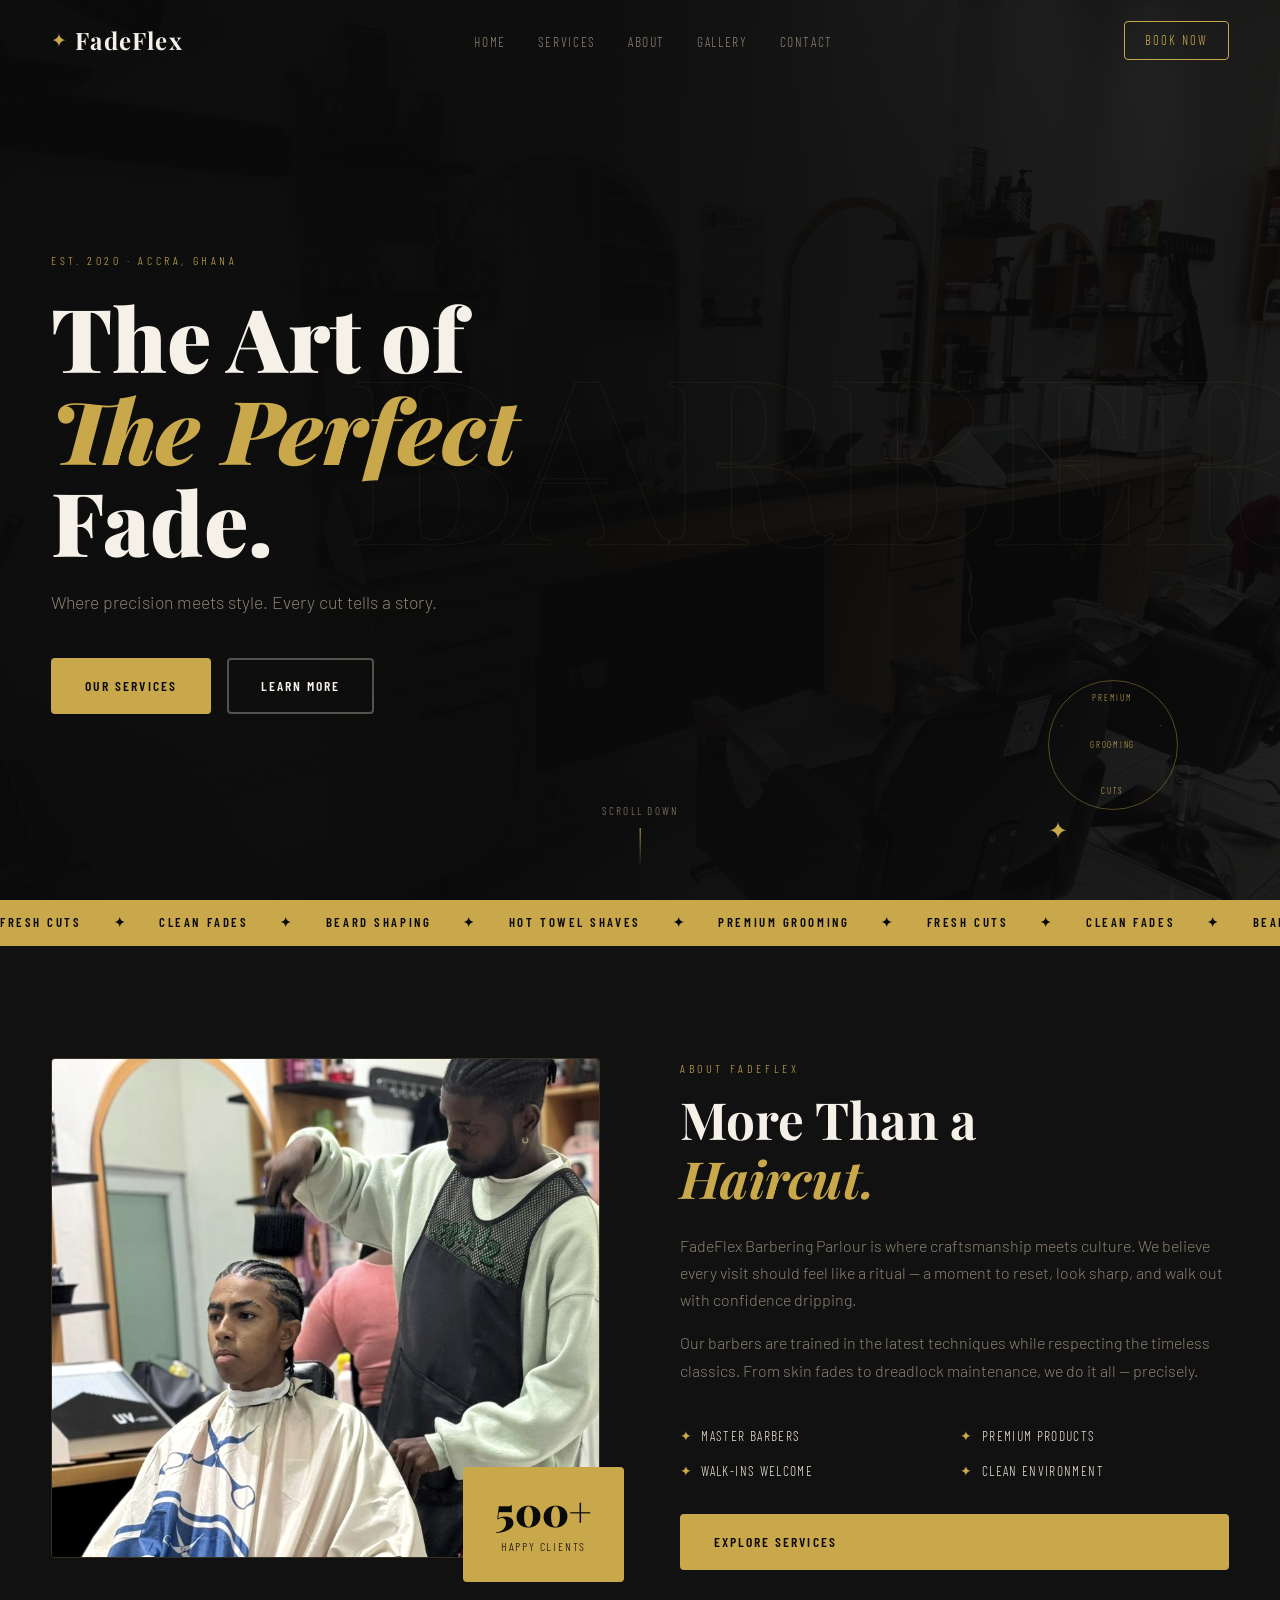
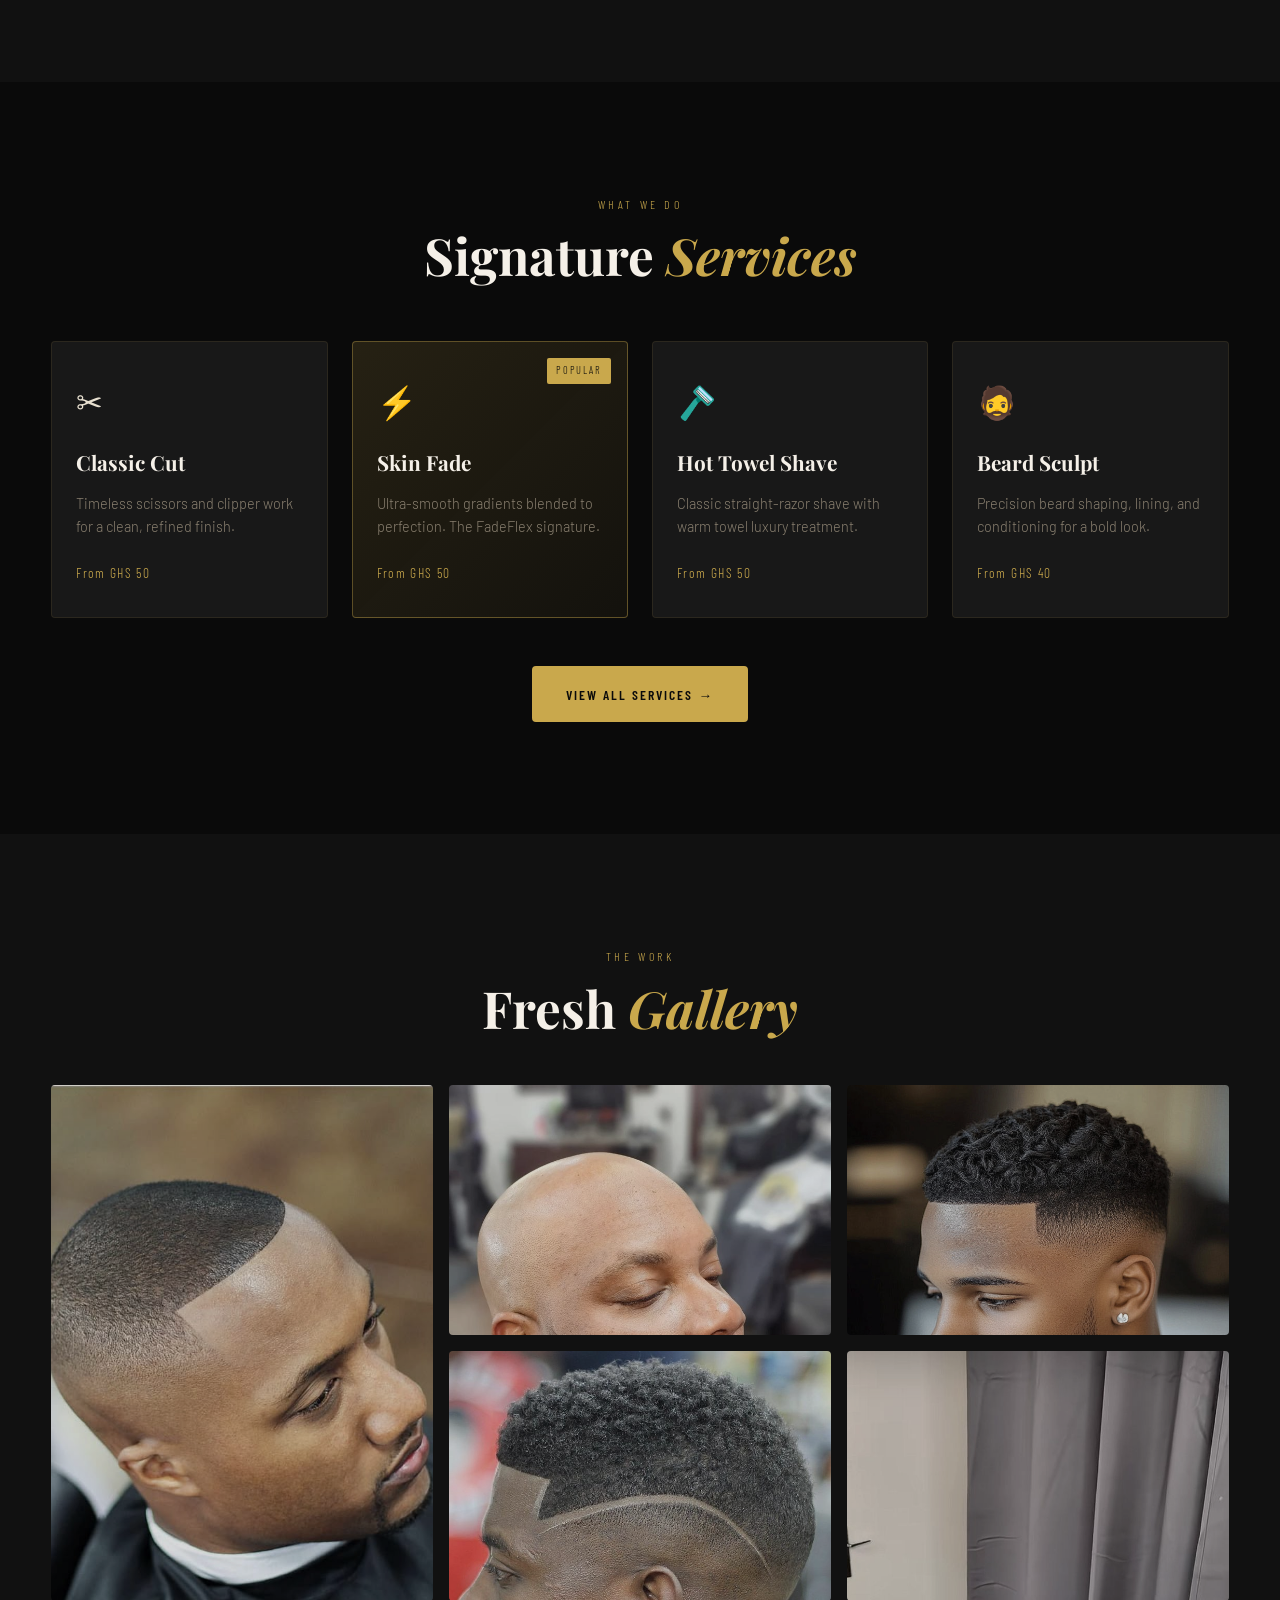
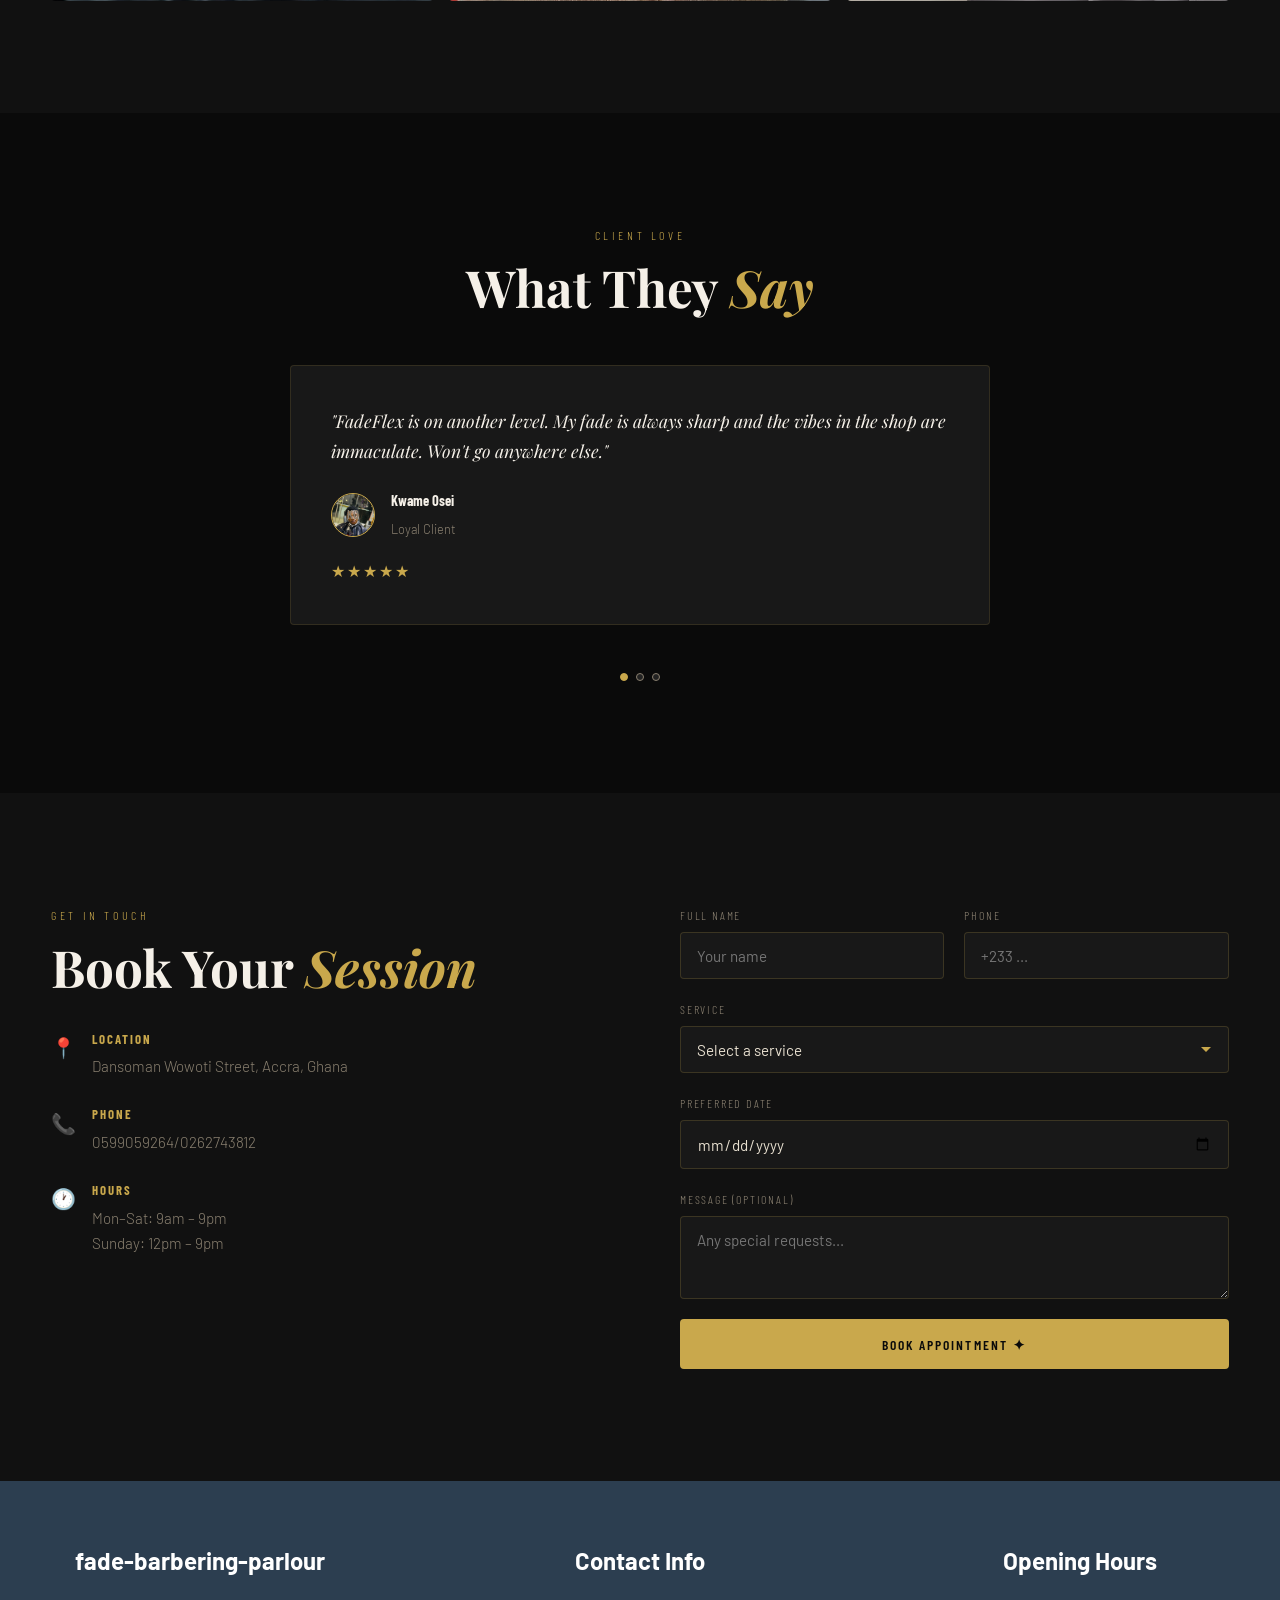
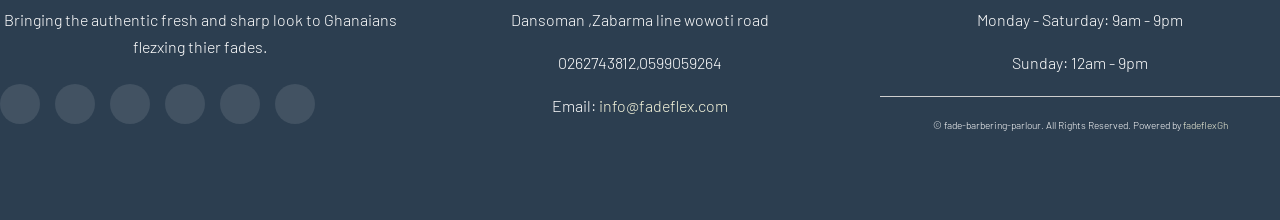
<file: index.html>
<!DOCTYPE html>
<html lang="en">
<head>
  <meta charset="UTF-8" />
  <meta name="viewport" content="width=device-width, initial-scale=1.0"/>
  <title>FadeFlex Barbering Parlour</title>
  <link rel="stylesheet" href="style.css" />
  <link href="https://fonts.googleapis.com/css2?family=Playfair+Display:wght@400;700;900&family=Barlow+Condensed:wght@300;400;600&family=Barlow:wght@300;400&display=swap" rel="stylesheet"/>
</head>
<!--
  ╔══════════════════════════════════════════════════════════════════╗
  ║           FADEFLEX — IMAGE PLACEMENT GUIDE                      ║
  ╠══════════════════════════════════════════════════════════════════╣
  ║  Create an /images/ folder next to your HTML files and add:    ║
  ║                                                                  ║
  ║  INDEX PAGE (index.html)                                         ║
  ║  ─────────────────────────────────────────────────────────────  ║
  ║  images/hero-bg.jpg          → Hero full-screen background       ║
  ║                                (barbershop interior or barber    ║
  ║                                 at work — landscape, 1920×1080) ║
  ║                                                                  ║
  ║  images/about-barber.jpg     → About section portrait            ║
  ║                                (barber posing or cutting hair —  ║
  ║                                 portrait, 800×1000)              ║
  ║                                                                  ║
  ║  images/gallery-skinfade.jpg → Gallery: Skin Fade result         ║
  ║  images/gallery-beard.jpg    → Gallery: Beard Sculpt result      ║
  ║  images/gallery-classiccut.jpg → Gallery: Classic Cut result     ║
  ║  images/gallery-lineup.jpg   → Gallery: Line Up result           ║
  ║  images/gallery-taperfade.jpg → Gallery: Taper Fade result       ║
  ║                                (all gallery images: square or    ║
  ║                                 portrait, min 600×600)           ║
  ║                                                                  ║
  ║  images/client-kwame.jpg     → Testimonial avatar: Kwame Osei   ║
  ║  images/client-emmanuel.jpg  → Testimonial avatar: Emmanuel Adu ║
  ║  images/client-jonas.jpg     → Testimonial avatar: Jonas Asante ║
  ║                                (avatars: square, min 100×100)    ║
  ║                                                                  ║
  ║  SERVICES PAGE (product.html)                                    ║
  ║  ─────────────────────────────────────────────────────────────  ║
  ║  images/services-hero-bg.jpg      → Services page background     ║
  ║  images/service-classiccut.jpg    → Classic Cut card image       ║
  ║  images/service-skinfade.jpg      → Skin Fade card image         ║
  ║  images/service-taperfade.jpg     → Taper Fade card image        ║
  ║  images/service-lineup.jpg        → Line Up card image           ║
  ║  images/service-beardsculpt.jpg   → Beard Sculpt card image      ║
  ║  images/service-beardtreatment.jpg → Beard Treatment card image  ║
  ║  images/service-hottowel.jpg      → Hot Towel Shave card image   ║
  ║  images/service-headshave.jpg     → Head Shave card image        ║
  ║  images/service-dreadlocks.jpg    → Dreadlock Retwist card image ║
  ║  images/service-hairdesign.jpg    → Hair Design card image       ║
  ║  images/package-fadeflex-special.jpg → FadeFlex Special package  ║
  ║  images/package-royal-treatment.jpg  → Royal Treatment package   ║
  ║                                (service cards: landscape 800×500)║
  ║                                                                  ║
  ║  NOTE: All images fall back gracefully if missing — the site    ║
  ║  still looks great without them while you source your photos.   ║
  ╚══════════════════════════════════════════════════════════════════╝
-->
<body>

  <!-- NAV -->
  <nav class="navbar" id="navbar">
    <div class="nav-logo">
      <span class="logo-icon">✦</span>
      <span class="logo-text">FadeFlex</span>
    </div>
    <ul class="nav-links" id="navLinks">
      <li><a href="index.html" class="active">Home</a></li>
      <li><a href="product.html">Services</a></li>
      <li><a href="#about">About</a></li>
      <li><a href="#gallery">Gallery</a></li>
      <li><a href="#contact">Contact</a></li>
    </ul>
    <a href="#contact" class="nav-cta">Book Now</a>
    <button class="hamburger" id="hamburger" aria-label="Toggle menu">
      <span></span><span></span><span></span>
    </button>
  </nav>

  <!-- HERO -->
  <section class="hero" id="home">
    <!-- Hero background image: replace with your own barbershop interior/action shot -->
    <img
      src="images/ogg.jpg"
      alt="FadeFlex barber shop interior"
      class="hero-bg-img"
    />
    <div class="hero-bg-text">BARBER</div>
    <div class="hero-content">
      <p class="hero-eyebrow">Est. 2020 · Accra, Ghana</p>
      <h1 class="hero-title">
        The Art of<br/>
        <em>The Perfect</em><br/>
        Fade.
      </h1>
      <p class="hero-sub">Where precision meets style. Every cut tells a story.</p>
      <div class="hero-actions">
        <a href="product.html" class="btn-primary">Our Services</a>
        <a href="#about" class="btn-ghost">Learn More</a>
      </div>
    </div>
    <div class="hero-badge">
      <div class="badge-circle">
        <span>PREMIUM</span>
        <span>·</span>
        <span>CUTS</span>
        <span>·</span>
        <span>GROOMING</span>
        <span>·</span>
      </div>
      <div class="badge-inner">✦</div>
    </div>
    <div class="hero-scroll">scroll down</div>
  </section>

  <!-- TICKER -->
  <div class="ticker-wrap">
    <div class="ticker-track">
      <span>FRESH CUTS</span><span>✦</span>
      <span>CLEAN FADES</span><span>✦</span>
      <span>BEARD SHAPING</span><span>✦</span>
      <span>HOT TOWEL SHAVES</span><span>✦</span>
      <span>PREMIUM GROOMING</span><span>✦</span>
      <span>FRESH CUTS</span><span>✦</span>
      <span>CLEAN FADES</span><span>✦</span>
      <span>BEARD SHAPING</span><span>✦</span>
      <span>HOT TOWEL SHAVES</span><span>✦</span>
      <span>PREMIUM GROOMING</span><span>✦</span>
    </div>
  </div>

  <!-- ABOUT -->
  <section class="about" id="about">
    <div class="about-left">
      <div class="about-img-frame">
        <!-- About image: replace with your barber/shop photo -->
        <img
          src="images/master image.jpeg"
          alt="FadeFlex master barber at work"
          class="about-img"
        />
        <div class="about-stat-card">
          <span class="stat-num">500+</span>
          <span class="stat-label">Happy Clients</span>
        </div>
      </div>
    </div>
    <div class="about-right">
      <p class="section-eyebrow">About FadeFlex</p>
      <h2 class="section-title">More Than a<br/><em>Haircut.</em></h2>
      <p class="about-text">
        FadeFlex Barbering Parlour is where craftsmanship meets culture. 
        We believe every visit should feel like a ritual — a moment to reset, 
        look sharp, and walk out with confidence dripping.
      </p>
      <p class="about-text">
        Our barbers are trained in the latest techniques while respecting the 
        timeless classics. From skin fades to dreadlock maintenance, we do it all — precisely.
      </p>
      <div class="about-perks">
        <div class="perk"><span>✦</span> Master Barbers</div>
        <div class="perk"><span>✦</span> Premium Products</div>
        <div class="perk"><span>✦</span> Walk-ins Welcome</div>
        <div class="perk"><span>✦</span> Clean Environment</div>
      </div>
      <a href="product.html" class="btn-primary">Explore Services</a>
    </div>
  </section>

  <!-- FEATURED SERVICES -->
  <section class="featured-services" id="services">
    <div class="fs-header">
      <p class="section-eyebrow">What We Do</p>
      <h2 class="section-title">Signature <em>Services</em></h2>
    </div>
    <div class="fs-grid">
      <div class="fs-card" data-delay="0">
        <div class="fs-icon">✂</div>
        <h3>Classic Cut</h3>
        <p>Timeless scissors and clipper work for a clean, refined finish.</p>
        <span class="fs-price">From GHS 50</span>
      </div>
      <div class="fs-card featured" data-delay="100">
        <div class="fs-badge-tag">Popular</div>
        <div class="fs-icon">⚡</div>
        <h3>Skin Fade</h3>
        <p>Ultra-smooth gradients blended to perfection. The FadeFlex signature.</p>
        <span class="fs-price">From GHS 50</span>
      </div>
      <div class="fs-card" data-delay="200">
        <div class="fs-icon">🪒</div>
        <h3>Hot Towel Shave</h3>
        <p>Classic straight-razor shave with warm towel luxury treatment.</p>
        <span class="fs-price">From GHS 50</span>
      </div>
      <div class="fs-card" data-delay="300">
        <div class="fs-icon">🧔</div>
        <h3>Beard Sculpt</h3>
        <p>Precision beard shaping, lining, and conditioning for a bold look.</p>
        <span class="fs-price">From GHS 40</span>
      </div>
    </div>
    <div class="fs-cta">
      <a href="product.html" class="btn-primary">View All Services →</a>
    </div>
  </section>

  <!-- GALLERY -->
  <section class="gallery" id="gallery">
    <div class="gallery-header">
      <p class="section-eyebrow">The Work</p>
      <h2 class="section-title">Fresh <em>Gallery</em></h2>
    </div>
    <div class="gallery-grid">
      <!-- Gallery images: replace src with your own work photos -->
      <div class="g-item g1">
        <img src="images/skinfade.jpeg" alt="Skin Fade haircut" class="g-img" />
        <div class="g-overlay"><span>Skin Fade</span></div>
      </div>
      <div class="g-item g2">
        <img src="images/download.jpeg" alt="Beard Sculpt" class="g-img" />
        <div class="g-overlay"><span>Beard Sculpt</span></div>
      </div>
      <div class="g-item g3">
        <img src="images/classic.jpeg" alt="Classic Cut" class="g-img" />
        <div class="g-overlay"><span>Classic Cut</span></div>
      </div>
      <div class="g-item g4">
        <img src="images/lineup.jpeg" alt="Line Up" class="g-img" />
        <div class="g-overlay"><span>Line Up</span></div>
      </div>
      <div class="g-item g5">
        <img src="images/download (1).jpeg" alt="Taper Fade" class="g-img" />
        <div class="g-overlay"><span>Taper Fade</span></div>
      </div>
    </div>
  </section>

  <!-- TESTIMONIALS -->
  <section class="testimonials" id="testimonials">
    <p class="section-eyebrow">Client Love</p>
    <h2 class="section-title">What They <em>Say</em></h2>
    <div class="testi-track" id="testiTrack">
      <div class="testi-card">
        <p class="testi-quote">"FadeFlex is on another level. My fade is always sharp and the vibes in the shop are immaculate. Won't go anywhere else."</p>
        <div class="testi-author">
          <!-- Client photo: replace with real client photo or keep initials fallback -->
          <div class="testi-avatar">
            <img src="images/ti.jpeg" alt="Kwame Osei" class="avatar-img" onerror="this.style.display='none';this.parentElement.dataset.initials='KO'" />
            <span class="avatar-initials">KO</span>
          </div>
          <div>
            <strong>Kwame Osei</strong>
            <span>Loyal Client</span>
          </div>
        </div>
        <div class="testi-stars">★★★★★</div>
      </div>
      <div class="testi-card">
        <p class="testi-quote">"Best beard sculpt I've ever had. The barbers really understand what you want and deliver beyond expectations."</p>
        <div class="testi-author">
          <div class="testi-avatar">
            <img src="images/t3PM.jpeg" alt="Emmanuel Adu" class="avatar-img" onerror="this.style.display='none'" />
            <span class="avatar-initials">EA</span>
          </div>
          <div>
            <strong>Emmanuel Adu</strong>
            <span>Regular Client</span>
          </div>
        </div>
        <div class="testi-stars">★★★★★</div>
      </div>
      <div class="testi-card">
        <p class="testi-quote">"First time here and I was blown away. The hot towel shave experience alone is worth every pesewa. Pure luxury."</p>
        <div class="testi-author">
          <div class="testi-avatar">
            <img src="images/t2.jpeg" alt="Jonas Asante" class="avatar-img" onerror="this.style.display='none'" />
            <span class="avatar-initials">JA</span>
          </div>
          <div>
            <strong>Jonas Asante</strong>
            <span>New Client</span>
          </div>
        </div>
        <div class="testi-stars">★★★★★</div>
      </div>
    </div>
    <div class="testi-dots" id="testiDots">
      <button class="dot active" onclick="goToSlide(0)"></button>
      <button class="dot" onclick="goToSlide(1)"></button>
      <button class="dot" onclick="goToSlide(2)"></button>
    </div>
  </section>

  <!-- CONTACT -->
  <section class="contact" id="contact">
    <div class="contact-left">
      <p class="section-eyebrow">Get In Touch</p>
      <h2 class="section-title">Book Your <em>Session</em></h2>
      <div class="contact-info">
        <div class="ci-item">
          <span class="ci-icon">📍</span>
          <div>
            <strong>Location</strong>
            <p>Dansoman Wowoti Street, Accra, Ghana</p>
          </div>
        </div>
        <div class="ci-item">
          <span class="ci-icon">📞</span>
          <div>
            <strong>Phone</strong>
            <p>0599059264/0262743812</p>
          </div>
        </div>
        <div class="ci-item">
          <span class="ci-icon">🕐</span>
          <div>
            <strong>Hours</strong>
            <p>Mon–Sat: 9am – 9pm<br/>Sunday: 12pm – 9pm</p>
          </div>
        </div>
      </div>
    </div>
    <div class="contact-right">
      <form class="contact-form" id="contactForm">
        <div class="form-row">
          <div class="form-group">
            <label>Full Name</label>
            <input type="text" placeholder="Your name" required />
          </div>
          <div class="form-group">
            <label>Phone</label>
            <input type="tel" placeholder="+233 ..." />
          </div>
        </div>
        <div class="form-group">
          <label>Service</label>
          <select>
            <option value="">Select a service</option>
            <option>Classic Cut</option>
            <option>Skin Fade</option>
            <option>Hot Towel Shave</option>
            <option>Beard Sculpt</option>
            <option>Dreadlock Maintenance</option>
          </select>
        </div>
        <div class="form-group">
          <label>Preferred Date</label>
          <input type="date" />
        </div>
        <div class="form-group">
          <label>Message (optional)</label>
          <textarea placeholder="Any special requests..." rows="3"></textarea>
        </div>
        <button type="submit" class="btn-primary full-width">Book Appointment ✦</button>
      </form>
    </div>
  </section>

  <!-- Footer -->
    <footer>
        <div class="container">
            <div class="footer-content">
                <div class="footer-section">
                    <h3>fade-barbering-parlour</h3>
                    <p>Bringing the authentic fresh and sharp look to Ghanaians flezxing thier fades.</p>
                    <div class="social-icons">
                        <a href="https://www.facebook.com/profile.php?id=61583445790083"><i class="fab fa-facebook-f"></i></a>
                        <a href="https://www.instagram.com/fadeflex_studio?igsh=eXB1OGpwcmFncWE4&utm_source=qr"><i class="fa-brands fa-square-instagram"></i></a>
                        <a href="https://x.com/fadeflex22"><i class="fa-brands fa-square-twitter"></i></a>
                        <a href="https://whatsapp.com/dl/"><i class="fa-brands fa-square-whatsapp"></i></a>
                        <a href="#"><i class="fa-brands fa-linkedin"></i></a>
                        <a href="https://www.tiktok.com/@niacosmestics?_r=1&_t=ZS-94PL7qisFOb"><i class="fa-brands fa-tiktok"></i></a>
                    </div>
                </div>
               
                <div class="footer-section">
                <div class="location-content">
                <div class="address">
                    <h3>Contact Info</h3>
                    <p><i class="fas fa-map-marker-alt"></i> Dansoman ,Zabarma line wowoti road</p>
                    <p><i class="fas fa-phone"></i> 0262743812,0599059264</p>
                    <p><i class="fas fa-envelope"></i> Email: <a style="color: beige;" href="mailto:enyomens@yahoo.com">info@fadeflex.com</a></p>
                  </div>
                    </div>
                </div>
               
                <div class="footer-section">
                <div class="hours">
                    <h3>Opening Hours</h3>
                    <p>Monday - Saturday: 9am - 9pm</p>
                    <p>Sunday: 12am - 9pm</p>
           
         <hr class="footer-line" >
            <div class="year">
                <p class="copy">&copy; <span id="year"></span> fade-barbering-parlour. All Rights Reserved. Powered by <a style="color: beige;" href="mailto:CapstoneTechnologiesGh@proton.me">fadeflexGh</a></p>
            </div>
        </div>
    </footer>

  <script src="script.js"></script>
</body>
</html>
</file>
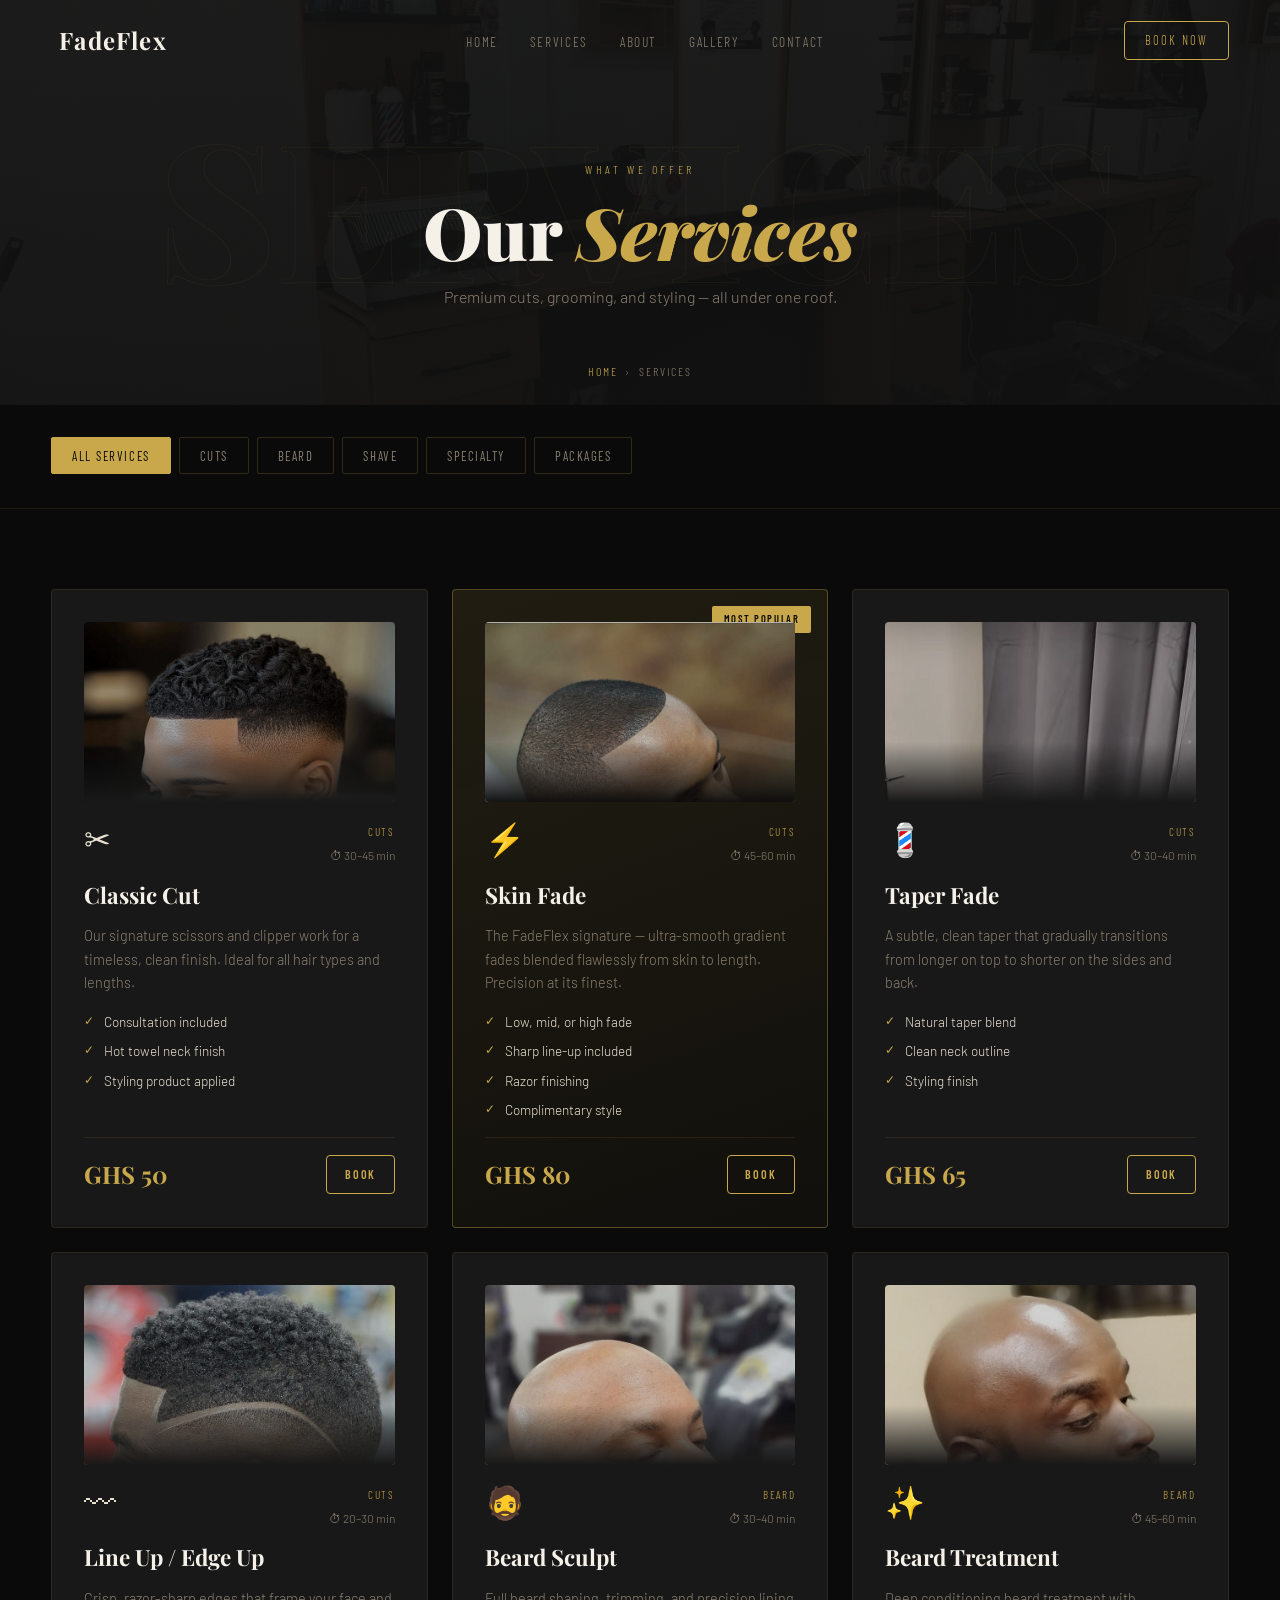
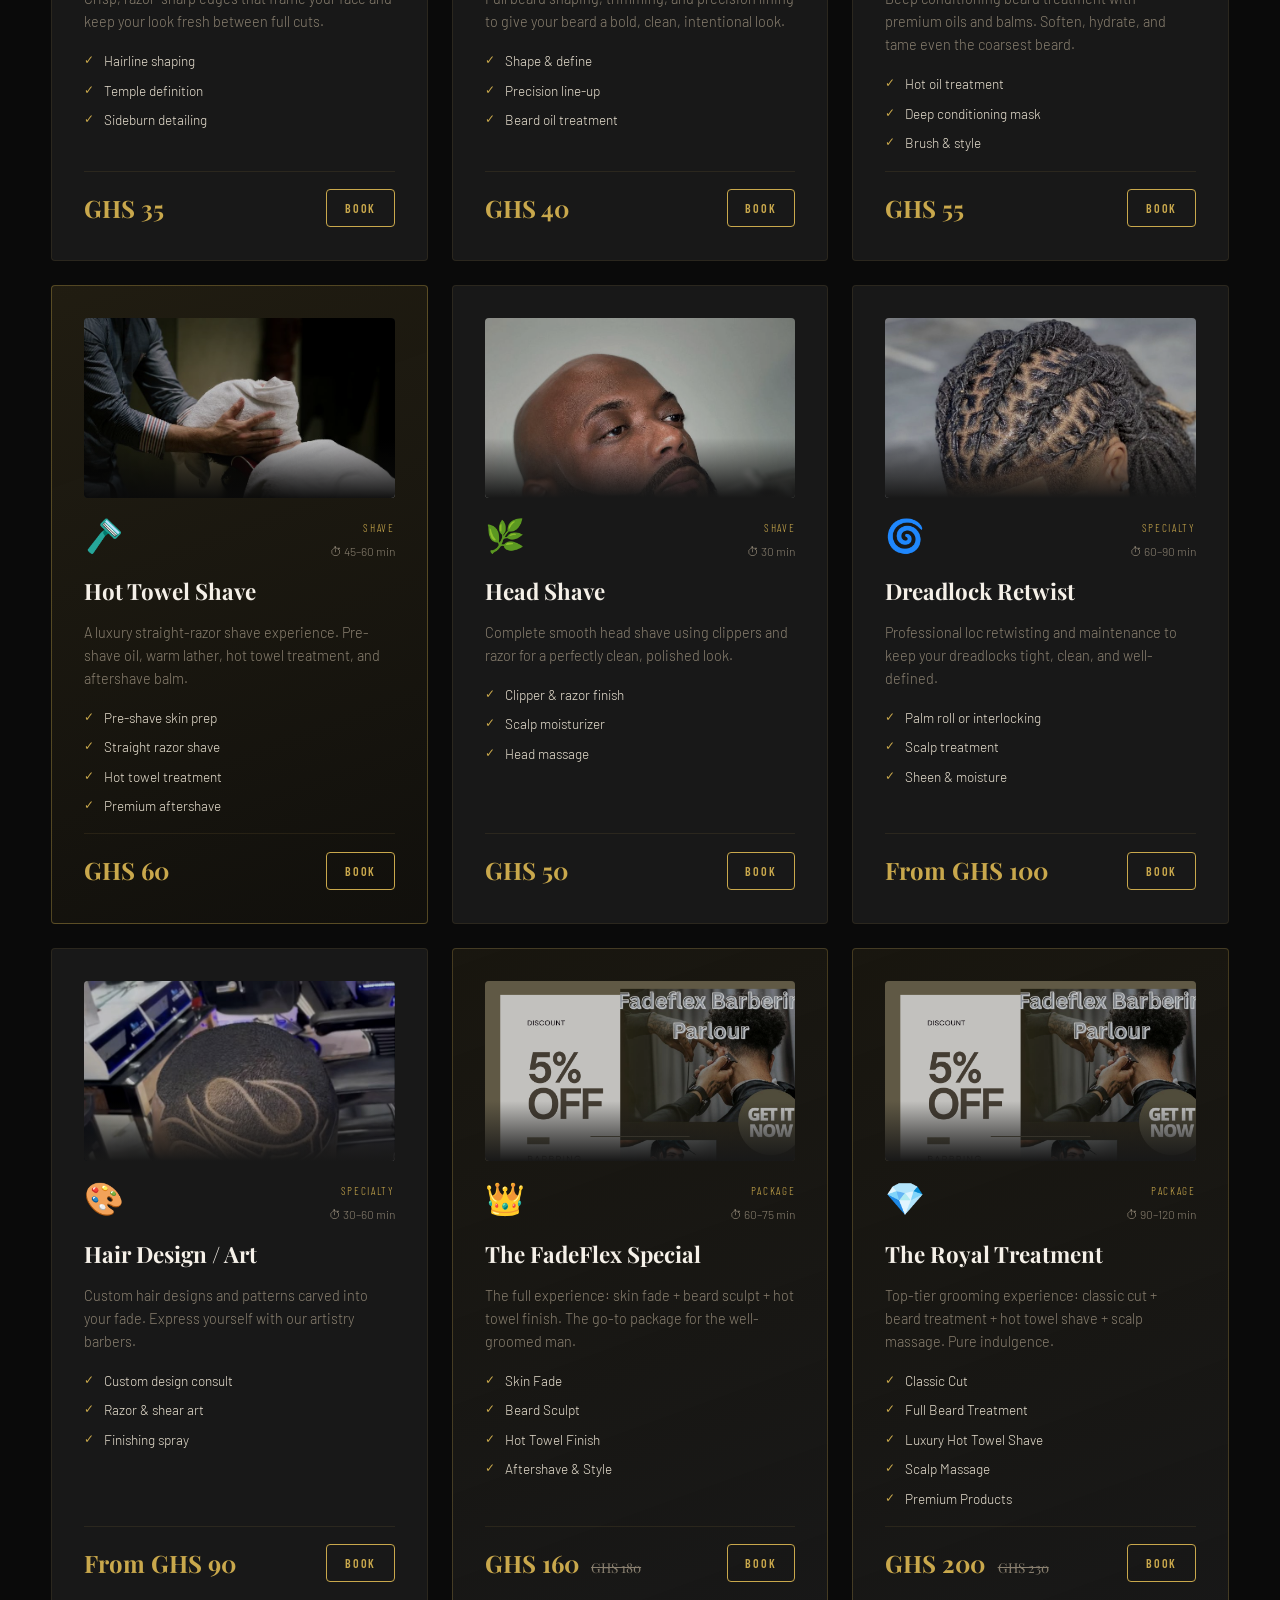
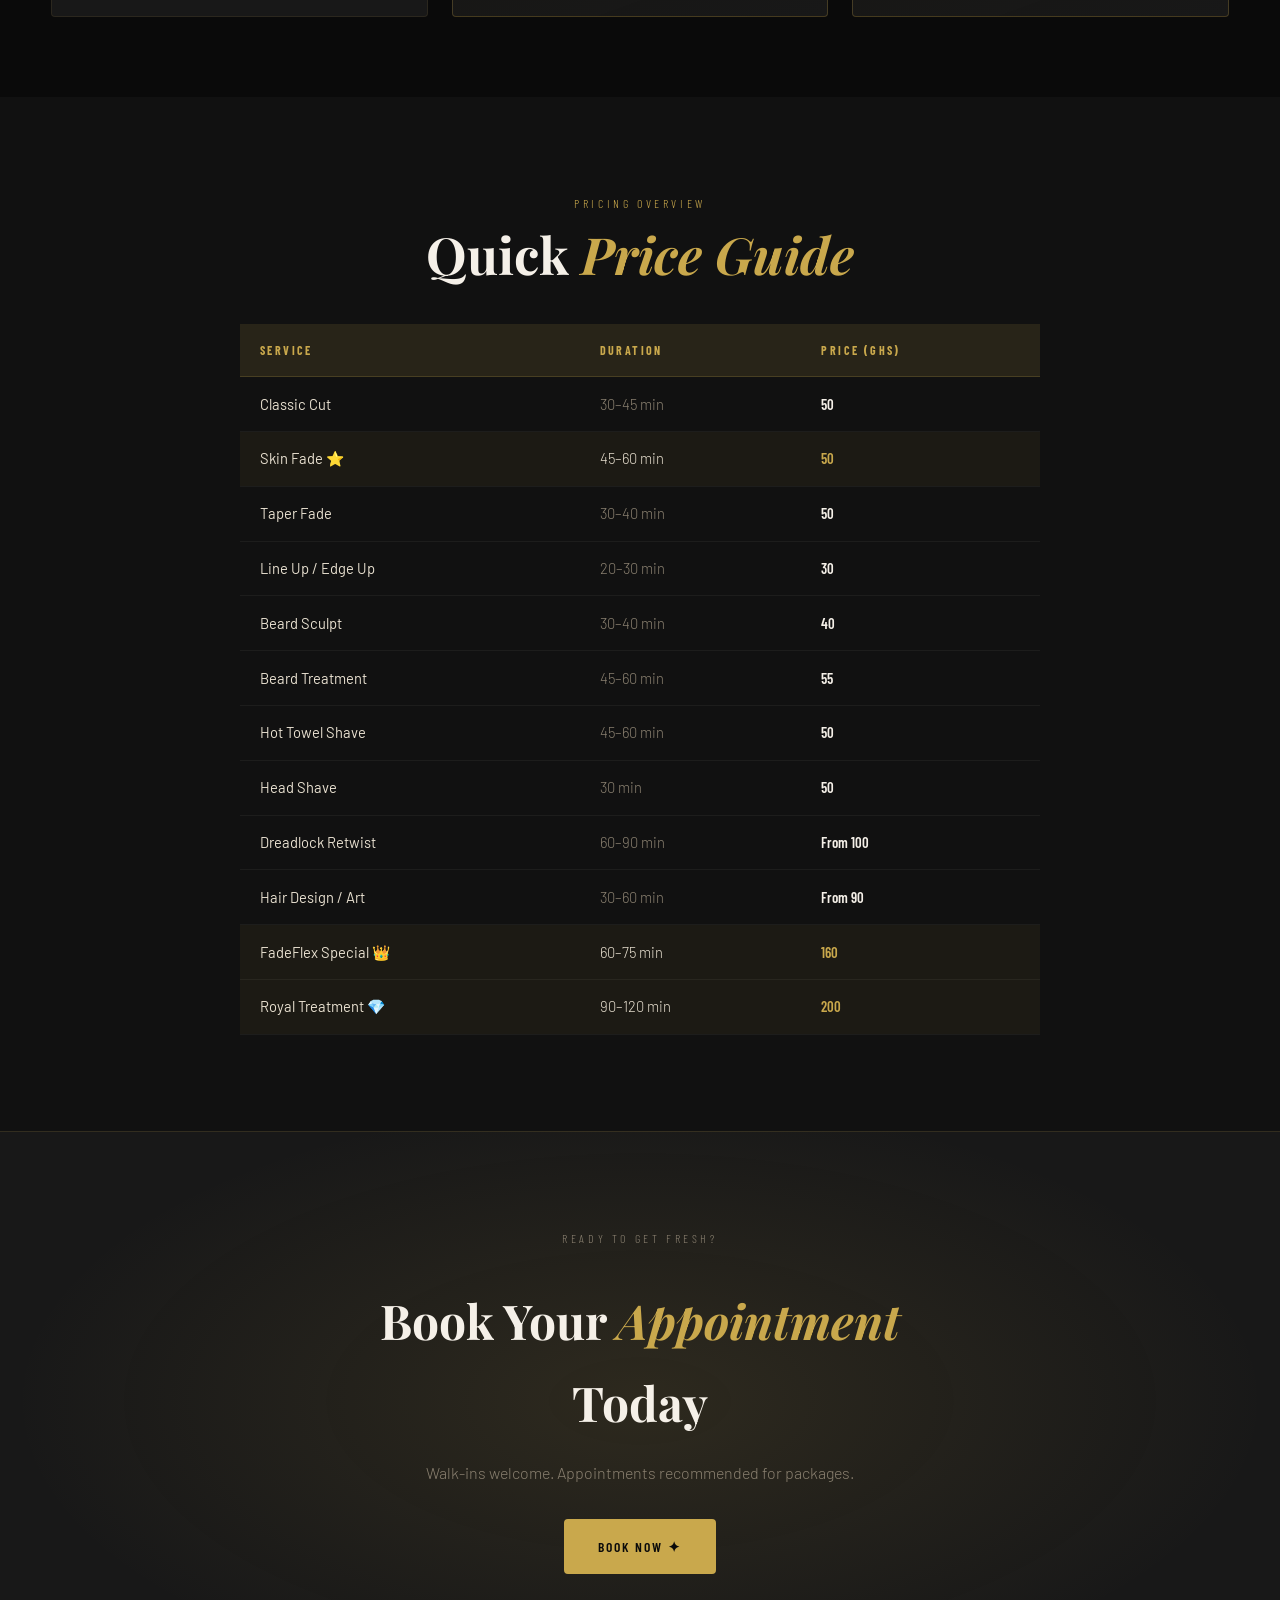
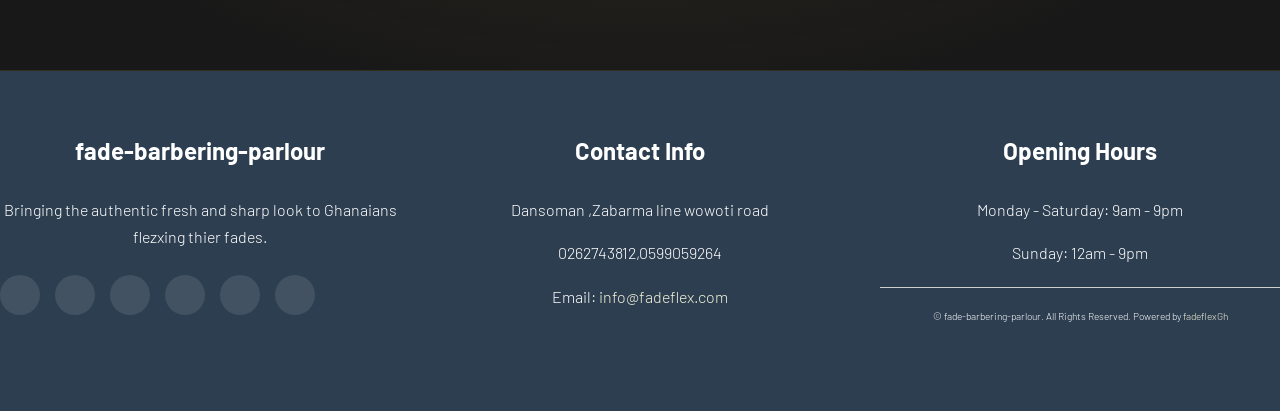
<file: product.html>
<!DOCTYPE html>
<html lang="en">
<head>
  <meta charset="UTF-8" />
  <meta name="viewport" content="width=device-width, initial-scale=1.0"/>
  <title>Services – FadeFlex Barbering Parlour</title>
  <link rel="stylesheet" href="style.css" />
  <link rel="stylesheet" href="product.css" />
  <link href="https://fonts.googleapis.com/css2?family=Playfair+Display:wght@400;700;900&family=Barlow+Condensed:wght@300;400;600&family=Barlow:wght@300;400&display=swap" rel="stylesheet"/>
</head>
<body>

  <!-- NAV -->
  <nav class="navbar scrolled" id="navbar">
    <div class="nav-logo">
      <span class src="images/LOGO.jpeg"></span>
      <span class="logo-text">FadeFlex</span>
    </div>
    <ul class="nav-links" id="navLinks">
      <li><a href="index.html">Home</a></li>
      <li><a href="product.html" class="active">Services</a></li>
      <li><a href="index.html#about">About</a></li>
      <li><a href="index.html#gallery">Gallery</a></li>
      <li><a href="index.html#contact">Contact</a></li>
    </ul>
    <a href="index.html#contact" class="nav-cta">Book Now</a>
    <button class="hamburger" id="hamburger" aria-label="Toggle menu">
      <span></span><span></span><span></span>
    </button>
  </nav>

  <!-- PAGE HERO -->
  <section class="page-hero">
    <!-- Page hero background: replace with a services/tools image -->
    <img
      src="images/ogg.jpg"
      alt="Barber tools and grooming setup"
      class="page-hero-bg-img"
    />
    <div class="page-hero-bg-text">SERVICES</div>
    <div class="page-hero-content">
      <p class="section-eyebrow">What We Offer</p>
      <h1 class="page-hero-title">Our <em>Services</em></h1>
      <p class="page-hero-sub">Premium cuts, grooming, and styling — all under one roof.</p>
    </div>
    <div class="breadcrumb">
      <a href="index.html">Home</a>
      <span>›</span>
      <span>Services</span>
    </div>
  </section>

  <!-- FILTER TABS -->
  <section class="filter-section">
    <div class="filter-tabs" id="filterTabs">
      <button class="filter-btn active" data-filter="all">All Services</button>
      <button class="filter-btn" data-filter="cuts">Cuts</button>
      <button class="filter-btn" data-filter="beard">Beard</button>
      <button class="filter-btn" data-filter="shave">Shave</button>
      <button class="filter-btn" data-filter="specialty">Specialty</button>
      <button class="filter-btn" data-filter="packages">Packages</button>
    </div>
  </section>

  <!-- SERVICES GRID -->
  <section class="services-section" id="servicesSection">
    <div class="services-grid" id="servicesGrid">

      <!-- CUTS -->
      <div class="service-card" data-category="cuts">
        <!-- Service image: replace with your classic cut photo -->
        <div class="sc-img-wrap">
          <img src="images/classic.jpeg" alt="Classic Cut" class="sc-img" />
        </div>
        <div class="sc-header">
          <div class="sc-icon">✂</div>
          <div class="sc-meta">
            <span class="sc-category">Cuts</span>
            <span class="sc-duration">⏱ 30–45 min</span>
          </div>
        </div>
        <h3 class="sc-title">Classic Cut</h3>
        <p class="sc-desc">Our signature scissors and clipper work for a timeless, clean finish. Ideal for all hair types and lengths.</p>
        <ul class="sc-features">
          <li>Consultation included</li>
          <li>Hot towel neck finish</li>
          <li>Styling product applied</li>
        </ul>
        <div class="sc-footer">
          <span class="sc-price">GHS 50</span>
          <a href="index.html#contact" class="btn-book">Book</a>
        </div>
      </div>

      <div class="service-card featured-card" data-category="cuts">
        <div class="sc-popular-tag">Most Popular</div>
        <!-- Service image: replace with your skin fade photo -->
        <div class="sc-img-wrap">
          <img src="images/skinfade.jpeg" alt="Skin Fade" class="sc-img" />
        </div>
        <div class="sc-header">
          <div class="sc-icon">⚡</div>
          <div class="sc-meta">
            <span class="sc-category">Cuts</span>
            <span class="sc-duration">⏱ 45–60 min</span>
          </div>
        </div>
        <h3 class="sc-title">Skin Fade</h3>
        <p class="sc-desc">The FadeFlex signature — ultra-smooth gradient fades blended flawlessly from skin to length. Precision at its finest.</p>
        <ul class="sc-features">
          <li>Low, mid, or high fade</li>
          <li>Sharp line-up included</li>
          <li>Razor finishing</li>
          <li>Complimentary style</li>
        </ul>
        <div class="sc-footer">
          <span class="sc-price">GHS 80</span>
          <a href="index.html#contact" class="btn-book">Book</a>
        </div>
      </div>

      <div class="service-card" data-category="cuts">
        <!-- Service image: replace with your taper fade photo -->
        <div class="sc-img-wrap">
          <img src="images/download (1).jpeg" alt="Taper Fade" class="sc-img" />
        </div>
        <div class="sc-header">
          <div class="sc-icon">💈</div>
          <div class="sc-meta">
            <span class="sc-category">Cuts</span>
            <span class="sc-duration">⏱ 30–40 min</span>
          </div>
        </div>
        <h3 class="sc-title">Taper Fade</h3>
        <p class="sc-desc">A subtle, clean taper that gradually transitions from longer on top to shorter on the sides and back.</p>
        <ul class="sc-features">
          <li>Natural taper blend</li>
          <li>Clean neck outline</li>
          <li>Styling finish</li>
        </ul>
        <div class="sc-footer">
          <span class="sc-price">GHS 65</span>
          <a href="index.html#contact" class="btn-book">Book</a>
        </div>
      </div>

      <div class="service-card" data-category="cuts">
        <!-- Service image: replace with your line up/edge up photo -->
        <div class="sc-img-wrap">
          <img src="images/lineup.jpeg" alt="Line Up Edge Up" class="sc-img" />
        </div>
        <div class="sc-header">
          <div class="sc-icon">〰</div>
          <div class="sc-meta">
            <span class="sc-category">Cuts</span>
            <span class="sc-duration">⏱ 20–30 min</span>
          </div>
        </div>
        <h3 class="sc-title">Line Up / Edge Up</h3>
        <p class="sc-desc">Crisp, razor-sharp edges that frame your face and keep your look fresh between full cuts.</p>
        <ul class="sc-features">
          <li>Hairline shaping</li>
          <li>Temple definition</li>
          <li>Sideburn detailing</li>
        </ul>
        <div class="sc-footer">
          <span class="sc-price">GHS 35</span>
          <a href="index.html#contact" class="btn-book">Book</a>
        </div>
      </div>

      <!-- BEARD -->
      <div class="service-card" data-category="beard">
        <!-- Service image: replace with your beard sculpt photo -->
        <div class="sc-img-wrap">
          <img src="images/download.jpeg" alt="Beard Sculpt" class="sc-img" />
        </div>
        <div class="sc-header">
          <div class="sc-icon">🧔</div>
          <div class="sc-meta">
            <span class="sc-category">Beard</span>
            <span class="sc-duration">⏱ 30–40 min</span>
          </div>
        </div>
        <h3 class="sc-title">Beard Sculpt</h3>
        <p class="sc-desc">Full beard shaping, trimming, and precision lining to give your beard a bold, clean, intentional look.</p>
        <ul class="sc-features">
          <li>Shape & define</li>
          <li>Precision line-up</li>
          <li>Beard oil treatment</li>
        </ul>
        <div class="sc-footer">
          <span class="sc-price">GHS 40</span>
          <a href="index.html#contact" class="btn-book">Book</a>
        </div>
      </div>

      <div class="service-card" data-category="beard">
        <!-- Service image: replace with your beard treatment photo -->
        <div class="sc-img-wrap">
          <img src="images/download (2).jpeg" alt="Beard Treatment" class="sc-img" />
        </div>
        <div class="sc-header">
          <div class="sc-icon">✨</div>
          <div class="sc-meta">
            <span class="sc-category">Beard</span>
            <span class="sc-duration">⏱ 45–60 min</span>
          </div>
        </div>
        <h3 class="sc-title">Beard Treatment</h3>
        <p class="sc-desc">Deep conditioning beard treatment with premium oils and balms. Soften, hydrate, and tame even the coarsest beard.</p>
        <ul class="sc-features">
          <li>Hot oil treatment</li>
          <li>Deep conditioning mask</li>
          <li>Brush & style</li>
        </ul>
        <div class="sc-footer">
          <span class="sc-price">GHS 55</span>
          <a href="index.html#contact" class="btn-book">Book</a>
        </div>
      </div>

      <!-- SHAVE -->
      <div class="service-card featured-card" data-category="shave">
        <!-- Service image: replace with your hot towel shave photo -->
        <div class="sc-img-wrap">
          <img src="images/Hot Towel Treatment.jpeg" alt="Hot Towel Shave" class="sc-img" />
        </div>
        <div class="sc-header">
          <div class="sc-icon">🪒</div>
          <div class="sc-meta">
            <span class="sc-category">Shave</span>
            <span class="sc-duration">⏱ 45–60 min</span>
          </div>
        </div>
        <h3 class="sc-title">Hot Towel Shave</h3>
        <p class="sc-desc">A luxury straight-razor shave experience. Pre-shave oil, warm lather, hot towel treatment, and aftershave balm.</p>
        <ul class="sc-features">
          <li>Pre-shave skin prep</li>
          <li>Straight razor shave</li>
          <li>Hot towel treatment</li>
          <li>Premium aftershave</li>
        </ul>
        <div class="sc-footer">
          <span class="sc-price">GHS 60</span>
          <a href="index.html#contact" class="btn-book">Book</a>
        </div>
      </div>

      <div class="service-card" data-category="shave">
        <!-- Service image: replace with your head shave photo -->
        <div class="sc-img-wrap">
          <img src="images/headshasve.jpeg" alt="Head Shave" class="sc-img" />
        </div>
        <div class="sc-header">
          <div class="sc-icon">🌿</div>
          <div class="sc-meta">
            <span class="sc-category">Shave</span>
            <span class="sc-duration">⏱ 30 min</span>
          </div>
        </div>
        <h3 class="sc-title">Head Shave</h3>
        <p class="sc-desc">Complete smooth head shave using clippers and razor for a perfectly clean, polished look.</p>
        <ul class="sc-features">
          <li>Clipper & razor finish</li>
          <li>Scalp moisturizer</li>
          <li>Head massage</li>
        </ul>
        <div class="sc-footer">
          <span class="sc-price">GHS 50</span>
          <a href="index.html#contact" class="btn-book">Book</a>
        </div>
      </div>

      <!-- SPECIALTY -->
      <div class="service-card" data-category="specialty">
        <!-- Service image: replace with your dreadlock retwist photo -->
        <div class="sc-img-wrap">
          <img src="images/dread.jpeg" alt="Dreadlock Retwist" class="sc-img" />
        </div>
        <div class="sc-header">
          <div class="sc-icon">🌀</div>
          <div class="sc-meta">
            <span class="sc-category">Specialty</span>
            <span class="sc-duration">⏱ 60–90 min</span>
          </div>
        </div>
        <h3 class="sc-title">Dreadlock Retwist</h3>
        <p class="sc-desc">Professional loc retwisting and maintenance to keep your dreadlocks tight, clean, and well-defined.</p>
        <ul class="sc-features">
          <li>Palm roll or interlocking</li>
          <li>Scalp treatment</li>
          <li>Sheen & moisture</li>
        </ul>
        <div class="sc-footer">
          <span class="sc-price">From GHS 100</span>
          <a href="index.html#contact" class="btn-book">Book</a>
        </div>
      </div>

      <div class="service-card" data-category="specialty">
        <!-- Service image: replace with your hair design/art photo -->
        <div class="sc-img-wrap">
          <img src="images/download (3).jpeg" alt="Hair Design Art" class="sc-img" />
        </div>
        <div class="sc-header">
          <div class="sc-icon">🎨</div>
          <div class="sc-meta">
            <span class="sc-category">Specialty</span>
            <span class="sc-duration">⏱ 30–60 min</span>
          </div>
        </div>
        <h3 class="sc-title">Hair Design / Art</h3>
        <p class="sc-desc">Custom hair designs and patterns carved into your fade. Express yourself with our artistry barbers.</p>
        <ul class="sc-features">
          <li>Custom design consult</li>
          <li>Razor & shear art</li>
          <li>Finishing spray</li>
        </ul>
        <div class="sc-footer">
          <span class="sc-price">From GHS 90</span>
          <a href="index.html#contact" class="btn-book">Book</a>
        </div>
      </div>

      <!-- PACKAGES -->
      <div class="service-card package-card" data-category="packages">
        <!-- Package image: replace with your FadeFlex Special combo photo -->
        <div class="sc-img-wrap">
          <img src="images/Green Brown Modern Minimalist Jewelry Store Discount Instagram Post.png" alt="FadeFlex Special Package" class="sc-img" />
        </div>
        <div class="sc-header">
          <div class="sc-icon">👑</div>
          <div class="sc-meta">
            <span class="sc-category">Package</span>
            <span class="sc-duration">⏱ 60–75 min</span>
          </div>
        </div>
        <h3 class="sc-title">The FadeFlex Special</h3>
        <p class="sc-desc">The full experience: skin fade + beard sculpt + hot towel finish. The go-to package for the well-groomed man.</p>
        <ul class="sc-features">
          <li>Skin Fade</li>
          <li>Beard Sculpt</li>
          <li>Hot Towel Finish</li>
          <li>Aftershave & Style</li>
        </ul>
        <div class="sc-footer">
          <span class="sc-price">GHS 160 <s>GHS 180</s></span>
          <a href="index.html#contact" class="btn-book">Book</a>
        </div>
      </div>

      <div class="service-card package-card" data-category="packages">
        <!-- Package image: replace with your Royal Treatment combo photo -->
        <div class="sc-img-wrap">
          <img src="images/Green Brown Modern Minimalist Jewelry Store Discount Instagram Post.png" alt="Royal Treatment Package" class="sc-img" />
        </div>
        <div class="sc-header">
          <div class="sc-icon">💎</div>
          <div class="sc-meta">
            <span class="sc-category">Package</span>
            <span class="sc-duration">⏱ 90–120 min</span>
          </div>
        </div>
        <h3 class="sc-title">The Royal Treatment</h3>
        <p class="sc-desc">Top-tier grooming experience: classic cut + beard treatment + hot towel shave + scalp massage. Pure indulgence.</p>
        <ul class="sc-features">
          <li>Classic Cut</li>
          <li>Full Beard Treatment</li>
          <li>Luxury Hot Towel Shave</li>
          <li>Scalp Massage</li>
          <li>Premium Products</li>
        </ul>
        <div class="sc-footer">
          <span class="sc-price">GHS 200 <s>GHS 230</s></span>
          <a href="index.html#contact" class="btn-book">Book</a>
        </div>
      </div>

    </div>
  </section>

  <!-- PRICE TABLE -->
  <section class="price-table-section">
    <div class="price-table-inner">
      <p class="section-eyebrow" style="text-align:center;">Pricing Overview</p>
      <h2 class="section-title" style="text-align:center;">Quick <em>Price Guide</em></h2>
      <table class="price-table">
        <thead>
          <tr>
            <th>Service</th>
            <th>Duration</th>
            <th>Price (GHS)</th>
          </tr>
        </thead>
        <tbody>
          <tr><td>Classic Cut</td><td>30–45 min</td><td>50</td></tr>
          <tr class="highlight-row"><td>Skin Fade ⭐</td><td>45–60 min</td><td>50</td></tr>
          <tr><td>Taper Fade</td><td>30–40 min</td><td>50</td></tr>
          <tr><td>Line Up / Edge Up</td><td>20–30 min</td><td>30</td></tr>
          <tr><td>Beard Sculpt</td><td>30–40 min</td><td>40</td></tr>
          <tr><td>Beard Treatment</td><td>45–60 min</td><td>55</td></tr>
          <tr><td>Hot Towel Shave</td><td>45–60 min</td><td>50</td></tr>
          <tr><td>Head Shave</td><td>30 min</td><td>50</td></tr>
          <tr><td>Dreadlock Retwist</td><td>60–90 min</td><td>From 100</td></tr>
          <tr><td>Hair Design / Art</td><td>30–60 min</td><td>From 90</td></tr>
          <tr class="highlight-row"><td>FadeFlex Special 👑</td><td>60–75 min</td><td>160</td></tr>
          <tr class="highlight-row"><td>Royal Treatment 💎</td><td>90–120 min</td><td>200</td></tr>
        </tbody>
      </table>
    </div>
  </section>

  <!-- CTA BANNER -->
  <section class="cta-banner">
    <div class="cta-inner">
      <p class="section-eyebrow">Ready to Get Fresh?</p>
      <h2 class="cta-title">Book Your <em>Appointment</em> Today</h2>
      <p>Walk-ins welcome. Appointments recommended for packages.</p>
      <a href="index.html#contact" class="btn-primary">Book Now ✦</a>
    </div>
  </section>

  <!-- Footer -->
    <footer>
        <div class="container">
            <div class="footer-content">
                <div class="footer-section">
                    <h3>fade-barbering-parlour</h3>
                    <p>Bringing the authentic fresh and sharp look to Ghanaians flezxing thier fades.</p>
                    <div class="social-icons">
                        <a href="https://www.facebook.com/profile.php?id=61583445790083"><i class="fab fa-facebook-f"></i></a>
                        <a href="https://www.instagram.com/fadeflex_studio?igsh=eXB1OGpwcmFncWE4&utm_source=qr"><i class="fa-brands fa-square-instagram"></i></a>
                        <a href="https://x.com/fadeflex22"><i class="fa-brands fa-square-twitter"></i></a>
                        <a href="https://whatsapp.com/dl/"><i class="fa-brands fa-square-whatsapp"></i></a>
                        <a href="#"><i class="fa-brands fa-linkedin"></i></a>
                        <a href="https://www.tiktok.com/@niacosmestics?_r=1&_t=ZS-94PL7qisFOb"><i class="fa-brands fa-tiktok"></i></a>
                    </div>
                </div>
               
                <div class="footer-section">
                <div class="location-content">
                <div class="address">
                    <h3>Contact Info</h3>
                    <p><i class="fas fa-map-marker-alt"></i> Dansoman ,Zabarma line wowoti road</p>
                    <p><i class="fas fa-phone"></i> 0262743812,0599059264</p>
                    <p><i class="fas fa-envelope"></i> Email: <a style="color: beige;" href="mailto:enyomens@yahoo.com">info@fadeflex.com</a></p>
                  </div>
                    </div>
                </div>
               
                <div class="footer-section">
                <div class="hours">
                    <h3>Opening Hours</h3>
                    <p>Monday - Saturday: 9am - 9pm</p>
                    <p>Sunday: 12am - 9pm</p>
           
         <hr class="footer-line" >
            <div class="year">
                <p class="copy">&copy; <span id="year"></span> fade-barbering-parlour. All Rights Reserved. Powered by <a style="color: beige;" href="mailto:CapstoneTechnologiesGh@proton.me">fadeflexGh</a></p>
            </div>
        </div>
    </footer>

  <script src="script.js"></script>
</body>
</html>
</file>
<file: style.css>
/* ===========================
   FADEFLEX BARBERING PARLOUR
   style.css — Main Stylesheet
   =========================== */

/* ---- CSS Variables ---- */
:root {
  --gold: #C9A84C;
  --gold-light: #E8C97A;
  --gold-dim: rgba(201, 168, 76, 0.15);
  --dark: #0A0A0A;
  --dark-2: #111111;
  --dark-3: #181818;
  --dark-4: #222222;
  --cream: #F5F0E8;
  --cream-dim: rgba(245, 240, 232, 0.07);
  --text: #E8E0D0;
  --text-muted: #8A8070;
  --white: #FFFFFF;
  --font-display: 'Playfair Display', Georgia, serif;
  --font-body: 'Barlow', sans-serif;
  --font-condensed: 'Barlow Condensed', sans-serif;
  --radius: 4px;
  --transition: 0.3s ease;
}

/* ---- Reset & Base ---- */
*, *::before, *::after { box-sizing: border-box; margin: 0; padding: 0; }
html { scroll-behavior: smooth; font-size: 16px; }
body {
  background: var(--dark);
  color: var(--text);
  font-family: var(--font-body);
  font-weight: 300;
  line-height: 1.7;
  overflow-x: hidden;
}
a { text-decoration: none; color: inherit; }
ul { list-style: none; }
img { max-width: 100%; display: block; }
input, select, textarea, button { font-family: inherit; }

/* ---- Typography Utilities ---- */
.section-eyebrow {
  font-family: var(--font-condensed);
  font-size: 0.75rem;
  letter-spacing: 0.3em;
  text-transform: uppercase;
  color: var(--gold);
  margin-bottom: 0.75rem;
}
.section-title {
  font-family: var(--font-display);
  font-size: clamp(2rem, 4vw, 3.2rem);
  font-weight: 700;
  line-height: 1.15;
  color: var(--cream);
  margin-bottom: 1.5rem;
}
.section-title em {
  font-style: italic;
  color: var(--gold);
}

/* ---- Buttons ---- */
.btn-primary {
  display: inline-block;
  background: var(--gold);
  color: var(--dark);
  font-family: var(--font-condensed);
  font-weight: 600;
  font-size: 0.85rem;
  letter-spacing: 0.15em;
  text-transform: uppercase;
  padding: 0.9rem 2rem;
  border: 2px solid var(--gold);
  border-radius: var(--radius);
  transition: var(--transition);
  cursor: pointer;
}
.btn-primary:hover {
  background: transparent;
  color: var(--gold);
}
.btn-ghost {
  display: inline-block;
  background: transparent;
  color: var(--cream);
  font-family: var(--font-condensed);
  font-weight: 600;
  font-size: 0.85rem;
  letter-spacing: 0.15em;
  text-transform: uppercase;
  padding: 0.9rem 2rem;
  border: 2px solid rgba(245,240,232,0.3);
  border-radius: var(--radius);
  transition: var(--transition);
}
.btn-ghost:hover {
  border-color: var(--gold);
  color: var(--gold);
}
.full-width { width: 100%; text-align: center; }

/* ---- Navbar ---- */
.navbar {
  position: fixed;
  top: 0; left: 0; right: 0;
  z-index: 100;
  display: flex;
  align-items: center;
  justify-content: space-between;
  padding: 1.25rem 4%;
  transition: background 0.4s, box-shadow 0.4s;
}
.navbar.scrolled {
  background: rgba(10,10,10,0.96);
  box-shadow: 0 2px 30px rgba(0,0,0,0.5);
  padding: 0.85rem 4%;
}
.nav-logo {
  display: flex;
  align-items: center;
  gap: 0.5rem;
}
.logo-icon {
  font-size: 1.2rem;
  color: var(--gold);
}
.logo-text {
  font-family: var(--font-display);
  font-size: 1.5rem;
  font-weight: 700;
  color: var(--cream);
  letter-spacing: 0.05em;
}
.nav-links {
  display: flex;
  gap: 2rem;
}
.nav-links a {
  font-family: var(--font-condensed);
  font-size: 0.85rem;
  letter-spacing: 0.12em;
  text-transform: uppercase;
  color: var(--text-muted);
  transition: color var(--transition);
  position: relative;
}
.nav-links a::after {
  content: '';
  position: absolute;
  bottom: -4px; left: 0;
  width: 0; height: 1px;
  background: var(--gold);
  transition: width var(--transition);
}
.nav-links a:hover, .nav-links a.active {
  color: var(--cream);
}
.nav-links a:hover::after, .nav-links a.active::after {
  width: 100%;
}
.nav-cta {
  font-family: var(--font-condensed);
  font-size: 0.8rem;
  letter-spacing: 0.15em;
  text-transform: uppercase;
  color: var(--gold);
  border: 1px solid var(--gold);
  padding: 0.5rem 1.25rem;
  border-radius: var(--radius);
  transition: var(--transition);
}
.nav-cta:hover {
  background: var(--gold);
  color: var(--dark);
}
.hamburger {
  display: none;
  flex-direction: column;
  gap: 5px;
  background: none;
  border: none;
  cursor: pointer;
  padding: 4px;
}
.hamburger span {
  display: block;
  width: 24px; height: 2px;
  background: var(--cream);
  transition: var(--transition);
}

/* ---- Hero ---- */
.hero {
  min-height: 100vh;
  display: flex;
  align-items: center;
  padding: 8rem 4% 4rem;
  position: relative;
  overflow: hidden;
  background: var(--dark);
}
/* Hero background image */
.hero-bg-img {
  position: absolute;
  inset: 0;
  width: 100%;
  height: 100%;
  object-fit: cover;
  object-position: center top;
  opacity: 0.22;
  filter: grayscale(40%) contrast(1.1);
  z-index: 0;
  /* Replace src="images/hero-bg.jpg" with your barbershop interior or action shot */
}
.hero::before {
  content: '';
  position: absolute;
  inset: 0;
  background:
    linear-gradient(to right, rgba(10,10,10,0.92) 45%, rgba(10,10,10,0.5) 100%),
    repeating-linear-gradient(
      0deg,
      transparent,
      transparent 49px,
      rgba(201,168,76,0.03) 50px
    );
  pointer-events: none;
  z-index: 1;
}
.hero-bg-text { z-index: 2; }
.hero-content { z-index: 2; }
.hero-badge { z-index: 2; }
.hero-scroll { z-index: 2; }
.hero-bg-text {
  position: absolute;
  right: -2%;
  top: 50%;
  transform: translateY(-50%);
  font-family: var(--font-display);
  font-size: clamp(10rem, 18vw, 20rem);
  font-weight: 900;
  color: transparent;
  -webkit-text-stroke: 1px rgba(201,168,76,0.08);
  user-select: none;
  pointer-events: none;
  line-height: 1;
}
.hero-content {
  max-width: 640px;
  position: relative;
  z-index: 2;
  animation: fadeUp 1s ease both;
}
.hero-eyebrow {
  font-family: var(--font-condensed);
  font-size: 0.75rem;
  letter-spacing: 0.3em;
  text-transform: uppercase;
  color: var(--gold);
  margin-bottom: 1.25rem;
}
.hero-title {
  font-family: var(--font-display);
  font-size: clamp(3rem, 7vw, 5.5rem);
  font-weight: 900;
  line-height: 1.05;
  color: var(--cream);
  margin-bottom: 1.25rem;
}
.hero-title em {
  font-style: italic;
  color: var(--gold);
}
.hero-sub {
  font-size: 1.1rem;
  color: var(--text-muted);
  margin-bottom: 2.5rem;
  max-width: 440px;
}
.hero-actions {
  display: flex;
  gap: 1rem;
  flex-wrap: wrap;
}
.hero-badge {
  position: absolute;
  right: 8%;
  bottom: 10%;
  width: 130px; height: 130px;
  animation: spin 20s linear infinite;
}
.badge-circle {
  width: 100%; height: 100%;
  border-radius: 50%;
  border: 1px solid rgba(201,168,76,0.4);
  display: flex;
  align-items: center;
  justify-content: center;
  position: relative;
}
.badge-circle span {
  position: absolute;
  font-family: var(--font-condensed);
  font-size: 0.55rem;
  letter-spacing: 0.2em;
  color: var(--gold);
}
.badge-circle span:nth-child(1) { top: 8%; left: 50%; transform: translateX(-50%); }
.badge-circle span:nth-child(2) { right: 10%; top: 30%; }
.badge-circle span:nth-child(3) { bottom: 8%; left: 50%; transform: translateX(-50%); }
.badge-circle span:nth-child(4) { left: 10%; top: 30%; }
.badge-inner {
  font-size: 1.5rem;
  color: var(--gold);
  position: relative;
  z-index: 1;
}
.hero-scroll {
  position: absolute;
  bottom: 2rem;
  left: 50%;
  transform: translateX(-50%);
  font-family: var(--font-condensed);
  font-size: 0.7rem;
  letter-spacing: 0.2em;
  text-transform: uppercase;
  color: var(--text-muted);
  animation: bounce 2s ease-in-out infinite;
}
.hero-scroll::after {
  content: '';
  display: block;
  width: 1px;
  height: 40px;
  background: linear-gradient(to bottom, var(--gold), transparent);
  margin: 0.5rem auto 0;
}

/* ---- Ticker ---- */
.ticker-wrap {
  background: var(--gold);
  overflow: hidden;
  padding: 0.75rem 0;
}
.ticker-track {
  display: flex;
  gap: 2rem;
  width: max-content;
  animation: ticker 25s linear infinite;
}
.ticker-track span {
  font-family: var(--font-condensed);
  font-size: 0.8rem;
  font-weight: 600;
  letter-spacing: 0.2em;
  text-transform: uppercase;
  color: var(--dark);
  white-space: nowrap;
}

/* ---- About ---- */
.about {
  display: grid;
  grid-template-columns: 1fr 1fr;
  gap: 5rem;
  padding: 7rem 4%;
  background: var(--dark-2);
}
.about-img-frame {
  position: relative;
  height: 500px;
}
/* About section image — replace src="images/about-barber.jpg" with your barber photo */
.about-img {
  width: 100%;
  height: 100%;
  object-fit: cover;
  object-position: center top;
  border-radius: var(--radius);
  border: 1px solid rgba(201,168,76,0.2);
  filter: grayscale(20%) contrast(1.05);
  display: block;
}
/* Fallback shown only if image fails to load */
.about-img-placeholder {
  display: none;
  width: 100%;
  height: 100%;
  background:
    radial-gradient(ellipse at 50% 50%, rgba(201,168,76,0.12) 0%, transparent 70%),
    var(--dark-3);
  border: 1px solid rgba(201,168,76,0.2);
  border-radius: var(--radius);
  align-items: center;
  justify-content: center;
  flex-direction: column;
  gap: 1rem;
}
.about-img:not([src]), .about-img[src=""] {
  display: none;
}
.about-img:not([src]) ~ .about-img-placeholder,
.about-img[src=""] ~ .about-img-placeholder {
  display: flex;
}
.barber-icon {
  font-size: 5rem;
  color: var(--gold);
  opacity: 0.5;
}
.about-img-placeholder p {
  font-family: var(--font-condensed);
  font-size: 0.85rem;
  letter-spacing: 0.2em;
  text-transform: uppercase;
  color: var(--gold);
  opacity: 0.6;
}
.about-stat-card {
  position: absolute;
  bottom: -1.5rem;
  right: -1.5rem;
  background: var(--gold);
  color: var(--dark);
  padding: 1.5rem 2rem;
  border-radius: var(--radius);
  text-align: center;
}
.stat-num {
  display: block;
  font-family: var(--font-display);
  font-size: 2.5rem;
  font-weight: 900;
  line-height: 1;
}
.stat-label {
  font-family: var(--font-condensed);
  font-size: 0.75rem;
  letter-spacing: 0.15em;
  text-transform: uppercase;
}
.about-right {
  display: flex;
  flex-direction: column;
  justify-content: center;
}
.about-text {
  color: var(--text-muted);
  margin-bottom: 1rem;
  font-size: 1rem;
}
.about-perks {
  display: grid;
  grid-template-columns: 1fr 1fr;
  gap: 0.75rem;
  margin: 1.5rem 0 2rem;
}
.perk {
  font-family: var(--font-condensed);
  font-size: 0.85rem;
  letter-spacing: 0.1em;
  text-transform: uppercase;
  color: var(--text);
  display: flex;
  align-items: center;
  gap: 0.5rem;
}
.perk span { color: var(--gold); }

/* ---- Featured Services ---- */
.featured-services {
  padding: 7rem 4%;
  background: var(--dark);
}
.fs-header { text-align: center; margin-bottom: 3.5rem; }
.fs-grid {
  display: grid;
  grid-template-columns: repeat(4, 1fr);
  gap: 1.5rem;
}
.fs-card {
  background: var(--dark-3);
  border: 1px solid rgba(201,168,76,0.1);
  border-radius: var(--radius);
  padding: 2rem 1.5rem;
  position: relative;
  transition: transform var(--transition), border-color var(--transition), box-shadow var(--transition);
  opacity: 0;
  transform: translateY(30px);
}
.fs-card.visible {
  opacity: 1;
  transform: translateY(0);
  transition: opacity 0.6s ease, transform 0.6s ease, border-color var(--transition), box-shadow var(--transition);
}
.fs-card:hover {
  transform: translateY(-6px) !important;
  border-color: rgba(201,168,76,0.4);
  box-shadow: 0 20px 50px rgba(0,0,0,0.4);
}
.fs-card.featured {
  background: linear-gradient(135deg, rgba(201,168,76,0.15), rgba(201,168,76,0.05));
  border-color: rgba(201,168,76,0.4);
}
.fs-badge-tag {
  position: absolute;
  top: 1rem; right: 1rem;
  background: var(--gold);
  color: var(--dark);
  font-family: var(--font-condensed);
  font-size: 0.65rem;
  letter-spacing: 0.15em;
  text-transform: uppercase;
  padding: 0.25rem 0.6rem;
  border-radius: 2px;
}
.fs-icon {
  font-size: 2rem;
  margin-bottom: 1rem;
}
.fs-card h3 {
  font-family: var(--font-display);
  font-size: 1.3rem;
  color: var(--cream);
  margin-bottom: 0.75rem;
}
.fs-card p {
  color: var(--text-muted);
  font-size: 0.9rem;
  line-height: 1.6;
  margin-bottom: 1.25rem;
}
.fs-price {
  font-family: var(--font-condensed);
  font-size: 0.85rem;
  letter-spacing: 0.1em;
  color: var(--gold);
}
.fs-cta { text-align: center; margin-top: 3rem; }

/* ---- Gallery ---- */
.gallery {
  padding: 7rem 4%;
  background: var(--dark-2);
}
.gallery-header { text-align: center; margin-bottom: 3rem; }
.gallery-grid {
  display: grid;
  grid-template-columns: repeat(3, 1fr);
  grid-template-rows: 250px 250px;
  gap: 1rem;
}
.g-item {
  border-radius: var(--radius);
  overflow: hidden;
  position: relative;
  cursor: pointer;
  background: var(--dark-3);
}
.g1 { grid-column: 1; grid-row: 1 / 3; }
.g2 { grid-column: 2; grid-row: 1; }
.g3 { grid-column: 3; grid-row: 1; }
.g4 { grid-column: 2; grid-row: 2; }
.g5 { grid-column: 3; grid-row: 2; }
/* Gallery images — replace each src with your actual work photos */
.g-img {
  width: 100%;
  height: 100%;
  object-fit: cover;
  object-position: center top;
  display: block;
  filter: grayscale(20%) brightness(0.85);
  transition: filter 0.4s ease, transform 0.4s ease;
}
.g-item:hover .g-img {
  filter: grayscale(0%) brightness(1);
  transform: scale(1.05);
}
/* Fallback scissors icon shown when no image is loaded */
.g-item::before {
  content: '✂';
  position: absolute;
  top: 50%; left: 50%;
  transform: translate(-50%, -50%);
  font-size: 3rem;
  color: rgba(201,168,76,0.2);
  z-index: 0;
  pointer-events: none;
}
.g-overlay {
  position: absolute;
  inset: 0;
  background: linear-gradient(to top, rgba(10,10,10,0.85) 0%, transparent 60%);
  display: flex;
  align-items: flex-end;
  padding: 1.25rem;
  opacity: 0;
  transition: opacity var(--transition);
  z-index: 2;
}
.g-overlay span {
  font-family: var(--font-condensed);
  font-size: 0.85rem;
  letter-spacing: 0.15em;
  text-transform: uppercase;
  color: var(--gold);
}
.g-item:hover .g-overlay { opacity: 1; }

/* ---- Testimonials ---- */
.testimonials {
  padding: 7rem 4%;
  background: var(--dark);
  text-align: center;
}
.testi-track {
  display: flex;
  overflow: hidden;
  margin: 3rem auto;
  max-width: 700px;
}
.testi-card {
  min-width: 100%;
  padding: 2.5rem;
  background: var(--dark-3);
  border: 1px solid rgba(201,168,76,0.15);
  border-radius: var(--radius);
  text-align: left;
  transition: transform 0.5s ease;
}
.testi-quote {
  font-family: var(--font-display);
  font-size: 1.1rem;
  font-style: italic;
  color: var(--cream);
  line-height: 1.7;
  margin-bottom: 1.5rem;
}
.testi-author {
  display: flex;
  align-items: center;
  gap: 1rem;
  margin-bottom: 1rem;
}
.testi-avatar {
  width: 44px; height: 44px;
  border-radius: 50%;
  background: var(--gold-dim);
  border: 1px solid var(--gold);
  display: flex;
  align-items: center;
  justify-content: center;
  font-family: var(--font-condensed);
  font-size: 0.75rem;
  font-weight: 600;
  color: var(--gold);
  overflow: hidden;
  position: relative;
  flex-shrink: 0;
}
/* Client avatar image — replace src="images/client-*.jpg" with real client photos */
.avatar-img {
  position: absolute;
  inset: 0;
  width: 100%;
  height: 100%;
  object-fit: cover;
  border-radius: 50%;
}
/* Initials shown behind the image as fallback */
.avatar-initials {
  position: relative;
  z-index: 0;
}
.testi-author strong {
  display: block;
  font-family: var(--font-condensed);
  font-size: 0.9rem;
  color: var(--cream);
}
.testi-author span {
  font-size: 0.8rem;
  color: var(--text-muted);
}
.testi-stars { color: var(--gold); letter-spacing: 2px; }
.testi-dots {
  display: flex;
  justify-content: center;
  gap: 0.5rem;
}
.dot {
  width: 8px; height: 8px;
  border-radius: 50%;
  background: var(--dark-4);
  border: 1px solid var(--text-muted);
  cursor: pointer;
  transition: var(--transition);
}
.dot.active {
  background: var(--gold);
  border-color: var(--gold);
}

/* ---- Contact ---- */
.contact {
  display: grid;
  grid-template-columns: 1fr 1fr;
  gap: 5rem;
  padding: 7rem 4%;
  background: var(--dark-2);
}
.contact-info { margin-top: 2rem; display: flex; flex-direction: column; gap: 1.5rem; }
.ci-item {
  display: flex;
  align-items: flex-start;
  gap: 1rem;
}
.ci-icon { font-size: 1.25rem; margin-top: 0.1rem; }
.ci-item strong {
  display: block;
  font-family: var(--font-condensed);
  font-size: 0.8rem;
  letter-spacing: 0.15em;
  text-transform: uppercase;
  color: var(--gold);
  margin-bottom: 0.25rem;
}
.ci-item p { color: var(--text-muted); font-size: 0.95rem; }
.contact-form { display: flex; flex-direction: column; gap: 1.25rem; }
.form-row { display: grid; grid-template-columns: 1fr 1fr; gap: 1.25rem; }
.form-group { display: flex; flex-direction: column; gap: 0.4rem; }
.form-group label {
  font-family: var(--font-condensed);
  font-size: 0.75rem;
  letter-spacing: 0.15em;
  text-transform: uppercase;
  color: var(--text-muted);
}
.form-group input,
.form-group select,
.form-group textarea {
  background: var(--dark-3);
  border: 1px solid rgba(201,168,76,0.2);
  border-radius: var(--radius);
  padding: 0.85rem 1rem;
  color: var(--text);
  font-size: 0.95rem;
  outline: none;
  transition: border-color var(--transition);
  -webkit-appearance: none;
}
.form-group select {
  background-image: url("data:image/svg+xml,%3Csvg xmlns='http://www.w3.org/2000/svg' width='12' height='12' viewBox='0 0 12 12'%3E%3Cpath fill='%23C9A84C' d='M6 8L1 3h10z'/%3E%3C/svg%3E");
  background-repeat: no-repeat;
  background-position: right 1rem center;
  padding-right: 2.5rem;
  cursor: pointer;
}
.form-group select option { background: var(--dark-3); }
.form-group input:focus,
.form-group select:focus,
.form-group textarea:focus {
  border-color: var(--gold);
}
textarea { resize: vertical; }

 /* footer {
             background: #111; 
             color: white;
             text-align:centre;
             padding:20px;
             margin-top: 40px 
            } */

       /* Footer */
        footer {
            background-color: #2c3e50;
            color: white;
            padding: 60px 0 30px;
            text-align: center;
        }

        .footer-content {
            display: flex;
            text-align: center;
            flex-wrap: wrap;
            justify-content: space-between;
            gap: 40px;
            margin-bottom: 40px;
        }
        
        .footer-section {
            flex: 1;
            min-width: 250px;
        }
        
        .footer-section h3 {
            font-size: 1.5rem;
            margin-bottom: 1.5rem;
            color: var(--primary);
        }
        
        .footer-section p, .footer-section li {
            margin-bottom: 1rem;
        }
        
        .footer-section a {
            color: #ddd;
            text-decoration: none;
            transition: color 0.3s;
        }
        
        .footer-section a:hover {
            color: var(--primary);
        }
        
        .footer-section ul {
            list-style: none;
        }


        
        .social-icons {
            display: flex;
            gap: 15px;
            margin-top: 1.5rem;
        }
        
        .social-icons a {
            display: inline-flex;
            align-items: center;
            justify-content: center;
            width: 40px;
            height: 40px;
            background: rgba(255, 255, 255, 0.1);
            border-radius: 50%;
            transition: all 0.3s;
        }
        
        .social-icons a:hover {
            background: var(--primary);
            color: #ddd;
            transform: translateY(-3px);
        }
        
        .copyright {
            padding-top: 30px;
            border-top: 1px solid rgba(255, 255, 255, 0.1);
            text-align: center;
            font-size: 0.9rem;
            color: #aaa;
        }

       

        .footer-line{
        border: none;
        border-top: 1px solid #cfcece;
        margin: 20px 0;
        }

        .copy{
        font-size: x-small;
        }
   

/* ---- Animations ---- */
@keyframes fadeUp {
  from { opacity: 0; transform: translateY(40px); }
  to { opacity: 1; transform: translateY(0); }
}
@keyframes spin {
  from { transform: rotate(0deg); }
  to { transform: rotate(360deg); }
}
@keyframes bounce {
  0%, 100% { transform: translateX(-50%) translateY(0); }
  50% { transform: translateX(-50%) translateY(8px); }
}
@keyframes ticker {
  from { transform: translateX(0); }
  to { transform: translateX(-50%); }
}

/* ---- Responsive ---- */
@media (max-width: 1024px) {
  .fs-grid { grid-template-columns: repeat(2, 1fr); }
  .about { grid-template-columns: 1fr; gap: 3rem; }
  .about-img-frame { height: 350px; }
  .footer-top { grid-template-columns: 1fr 1fr; }
}

@media (max-width: 768px) {
  .nav-links, .nav-cta { display: none; }
  .hamburger { display: flex; }
  .nav-links.open {
    display: flex;
    flex-direction: column;
    position: fixed;
    top: 0; right: 0;
    width: 70vw;
    height: 100vh;
    background: var(--dark-2);
    padding: 5rem 2rem 2rem;
    gap: 1.5rem;
    box-shadow: -10px 0 40px rgba(0,0,0,0.5);
    z-index: 99;
  }
  .nav-links.open a { font-size: 1rem; color: var(--text); }
  .hero { padding: 6rem 5% 4rem; }
  .hero-badge { display: none; }
  .hero-bg-text { font-size: 8rem; right: -5%; }
  .gallery-grid {
    grid-template-columns: 1fr 1fr;
    grid-template-rows: auto;
  }
  .g1 { grid-column: 1 / 3; grid-row: auto; }
  .contact { grid-template-columns: 1fr; gap: 3rem; }
  .form-row { grid-template-columns: 1fr; }
  .footer-top { grid-template-columns: 1fr; gap: 2rem; }
  .footer-bottom { flex-direction: column; text-align: center; }
  .fs-grid { grid-template-columns: 1fr; }
}

@media (max-width: 480px) {
  .section-title { font-size: 2rem; }
  .hero-title { font-size: 2.8rem; }
  .gallery-grid { grid-template-columns: 1fr; }
  .g1 { grid-column: 1; }
  .about-perks { grid-template-columns: 1fr; }
}
</file>
<file: product.css>
/* ===========================
   FADEFLEX BARBERING PARLOUR
   product.css — Services Page
   =========================== */

/* ---- Page Hero ---- */
.page-hero {
  min-height: 45vh;
  display: flex;
  flex-direction: column;
  align-items: center;
  justify-content: center;
  text-align: center;
  padding: 8rem 4% 4rem;
  position: relative;
  overflow: hidden;
  background: var(--dark-2);
}
/* Page hero background image — replace src="images/services-hero-bg.jpg" */
.page-hero-bg-img {
  position: absolute;
  inset: 0;
  width: 100%;
  height: 100%;
  object-fit: cover;
  object-position: center;
  opacity: 0.18;
  filter: grayscale(50%) contrast(1.1);
  z-index: 0;
}
.page-hero::before {
  content: '';
  position: absolute;
  inset: 0;
  background:
    linear-gradient(to bottom, rgba(17,17,17,0.7) 0%, rgba(17,17,17,0.85) 100%),
    repeating-linear-gradient(
      90deg,
      transparent,
      transparent 79px,
      rgba(201,168,76,0.025) 80px
    );
  pointer-events: none;
  z-index: 1;
}
.page-hero-bg-text { z-index: 2; }
.page-hero-content { z-index: 2; }
.breadcrumb { z-index: 2; }
.page-hero-bg-text {
  position: absolute;
  top: 50%;
  left: 50%;
  transform: translate(-50%, -50%);
  font-family: var(--font-display);
  font-size: clamp(6rem, 15vw, 14rem);
  font-weight: 900;
  color: transparent;
  -webkit-text-stroke: 1px rgba(201,168,76,0.06);
  user-select: none;
  pointer-events: none;
  white-space: nowrap;
}
.page-hero-content {
  position: relative;
  z-index: 2;
  animation: fadeUp 0.8s ease both;
}
.page-hero-title {
  font-family: var(--font-display);
  font-size: clamp(2.5rem, 6vw, 4.5rem);
  font-weight: 900;
  line-height: 1.1;
  color: var(--cream);
  margin-bottom: 0.75rem;
}
.page-hero-title em {
  font-style: italic;
  color: var(--gold);
}
.page-hero-sub {
  color: var(--text-muted);
  font-size: 1rem;
  max-width: 450px;
  margin: 0 auto;
}
.breadcrumb {
  position: absolute;
  bottom: 1.5rem;
  left: 50%;
  transform: translateX(-50%);
  display: flex;
  align-items: center;
  gap: 0.5rem;
  font-family: var(--font-condensed);
  font-size: 0.75rem;
  letter-spacing: 0.15em;
  text-transform: uppercase;
  color: var(--text-muted);
  z-index: 2;
}
.breadcrumb a { color: var(--gold); transition: opacity 0.2s; }
.breadcrumb a:hover { opacity: 0.8; }
.breadcrumb span { color: var(--text-muted); }

/* ---- Filter Section ---- */
.filter-section {
  background: var(--dark);
  padding: 2rem 4%;
  border-bottom: 1px solid rgba(201,168,76,0.1);
  position: sticky;
  top: 60px;
  z-index: 50;
}
.filter-tabs {
  display: flex;
  gap: 0.5rem;
  overflow-x: auto;
  scrollbar-width: none;
  padding-bottom: 2px;
}
.filter-tabs::-webkit-scrollbar { display: none; }
.filter-btn {
  flex-shrink: 0;
  background: transparent;
  border: 1px solid rgba(201,168,76,0.2);
  border-radius: 2px;
  color: var(--text-muted);
  font-family: var(--font-condensed);
  font-size: 0.8rem;
  letter-spacing: 0.12em;
  text-transform: uppercase;
  padding: 0.6rem 1.25rem;
  cursor: pointer;
  transition: all 0.25s ease;
  white-space: nowrap;
}
.filter-btn:hover {
  border-color: var(--gold);
  color: var(--cream);
}
.filter-btn.active {
  background: var(--gold);
  border-color: var(--gold);
  color: var(--dark);
}

/* ---- Services Grid ---- */
.services-section {
  padding: 5rem 4%;
  background: var(--dark);
}
.services-grid {
  display: grid;
  grid-template-columns: repeat(3, 1fr);
  gap: 1.5rem;
}

/* ---- Service Card Image ---- */
/* Each card image: replace src="images/service-*.jpg" with your actual service photos */
.sc-img-wrap {
  width: 100%;
  height: 180px;
  overflow: hidden;
  border-radius: var(--radius);
  margin-bottom: 0.25rem;
  background: var(--dark-4);
  position: relative;
  flex-shrink: 0;
}
.sc-img-wrap::after {
  /* Subtle gold shimmer at bottom to blend into card */
  content: '';
  position: absolute;
  bottom: 0; left: 0; right: 0;
  height: 60px;
  background: linear-gradient(to top, var(--dark-3), transparent);
  pointer-events: none;
}
.featured-card .sc-img-wrap::after {
  background: linear-gradient(to top, rgba(10,10,10,0.95), transparent);
}
/* Service image */
.sc-img {
  width: 100%;
  height: 100%;
  object-fit: cover;
  object-position: center top;
  display: block;
  filter: grayscale(15%) brightness(0.8) contrast(1.05);
  transition: filter 0.4s ease, transform 0.5s ease;
}
.service-card:hover .sc-img {
  filter: grayscale(0%) brightness(0.95) contrast(1.05);
  transform: scale(1.06);
}

/* ---- Service Card ---- */
.service-card {
  background: var(--dark-3);
  border: 1px solid rgba(201,168,76,0.1);
  border-radius: var(--radius);
  padding: 2rem;
  display: flex;
  flex-direction: column;
  gap: 1rem;
  position: relative;
  transition: transform 0.3s ease, border-color 0.3s ease, box-shadow 0.3s ease;
  opacity: 0;
  transform: translateY(25px);
}
.service-card.visible {
  opacity: 1;
  transform: translateY(0);
  transition: opacity 0.5s ease, transform 0.5s ease, border-color 0.3s, box-shadow 0.3s;
}
.service-card:hover {
  transform: translateY(-5px) !important;
  border-color: rgba(201,168,76,0.35);
  box-shadow: 0 16px 40px rgba(0,0,0,0.45);
}
.featured-card {
  background: linear-gradient(160deg, rgba(201,168,76,0.12), rgba(201,168,76,0.04));
  border-color: rgba(201,168,76,0.35);
}
.package-card {
  background: linear-gradient(160deg, rgba(201,168,76,0.08), var(--dark-3));
  border-color: rgba(201,168,76,0.25);
}
.sc-popular-tag {
  position: absolute;
  top: 1rem; right: 1rem;
  background: var(--gold);
  color: var(--dark);
  font-family: var(--font-condensed);
  font-size: 0.65rem;
  font-weight: 600;
  letter-spacing: 0.15em;
  text-transform: uppercase;
  padding: 0.3rem 0.75rem;
  border-radius: 2px;
}
.sc-header {
  display: flex;
  align-items: flex-start;
  justify-content: space-between;
}
.sc-icon { font-size: 2rem; line-height: 1; }
.sc-meta {
  display: flex;
  flex-direction: column;
  align-items: flex-end;
  gap: 0.25rem;
}
.sc-category {
  font-family: var(--font-condensed);
  font-size: 0.7rem;
  letter-spacing: 0.15em;
  text-transform: uppercase;
  color: var(--gold);
}
.sc-duration {
  font-size: 0.75rem;
  color: var(--text-muted);
}
.sc-title {
  font-family: var(--font-display);
  font-size: 1.4rem;
  font-weight: 700;
  color: var(--cream);
  line-height: 1.2;
}
.sc-desc {
  color: var(--text-muted);
  font-size: 0.9rem;
  line-height: 1.6;
}
.sc-features {
  list-style: none;
  display: flex;
  flex-direction: column;
  gap: 0.4rem;
  flex: 1;
}
.sc-features li {
  font-size: 0.85rem;
  color: var(--text);
  padding-left: 1.25rem;
  position: relative;
}
.sc-features li::before {
  content: '✓';
  position: absolute;
  left: 0;
  color: var(--gold);
  font-size: 0.75rem;
}
.sc-footer {
  display: flex;
  align-items: center;
  justify-content: space-between;
  margin-top: auto;
  padding-top: 1rem;
  border-top: 1px solid rgba(201,168,76,0.1);
}
.sc-price {
  font-family: var(--font-display);
  font-size: 1.5rem;
  font-weight: 700;
  color: var(--gold);
}
.sc-price s {
  font-size: 0.85rem;
  font-weight: 400;
  color: var(--text-muted);
  text-decoration: line-through;
  margin-left: 0.4rem;
}
.btn-book {
  display: inline-block;
  font-family: var(--font-condensed);
  font-size: 0.75rem;
  font-weight: 600;
  letter-spacing: 0.15em;
  text-transform: uppercase;
  color: var(--gold);
  border: 1px solid var(--gold);
  padding: 0.5rem 1.1rem;
  border-radius: var(--radius);
  transition: all 0.25s ease;
}
.btn-book:hover {
  background: var(--gold);
  color: var(--dark);
}

/* ---- Price Table ---- */
.price-table-section {
  padding: 6rem 4%;
  background: var(--dark-2);
}
.price-table-inner {
  max-width: 800px;
  margin: 0 auto;
}
.price-table {
  width: 100%;
  border-collapse: collapse;
  margin-top: 2.5rem;
  font-size: 0.92rem;
}
.price-table thead tr {
  background: rgba(201,168,76,0.12);
}
.price-table thead th {
  font-family: var(--font-condensed);
  font-size: 0.75rem;
  letter-spacing: 0.2em;
  text-transform: uppercase;
  color: var(--gold);
  padding: 1rem 1.25rem;
  text-align: left;
  border-bottom: 1px solid rgba(201,168,76,0.2);
}
.price-table tbody tr {
  border-bottom: 1px solid rgba(245,240,232,0.05);
  transition: background 0.2s;
}
.price-table tbody tr:hover {
  background: rgba(201,168,76,0.04);
}
.price-table tbody td {
  padding: 0.9rem 1.25rem;
  color: var(--text-muted);
}
.price-table tbody td:first-child {
  color: var(--text);
  font-weight: 400;
}
.price-table tbody td:last-child {
  color: var(--cream);
  font-family: var(--font-condensed);
  font-weight: 600;
}
.price-table .highlight-row td {
  background: rgba(201,168,76,0.06);
  color: var(--text);
}
.price-table .highlight-row td:last-child {
  color: var(--gold);
}

/* ---- CTA Banner ---- */
.cta-banner {
  background:
    radial-gradient(ellipse 70% 80% at 50% 50%, rgba(201,168,76,0.12), transparent 70%),
    var(--dark-3);
  border-top: 1px solid rgba(201,168,76,0.15);
  border-bottom: 1px solid rgba(201,168,76,0.15);
  padding: 6rem 4%;
  text-align: center;
}
.cta-inner {
  max-width: 600px;
  margin: 0 auto;
}
.cta-title {
  font-family: var(--font-display);
  font-size: clamp(2rem, 4vw, 3rem);
  font-weight: 700;
  color: var(--cream);
  margin-bottom: 1rem;
}
.cta-title em {
  font-style: italic;
  color: var(--gold);
}
.cta-inner p {
  color: var(--text-muted);
  margin-bottom: 2rem;
}

/* ---- Hidden service cards ---- */
.service-card.hidden {
  display: none;
}

/* ---- Responsive ---- */
@media (max-width: 1024px) {
  .services-grid { grid-template-columns: repeat(2, 1fr); }
}
@media (max-width: 640px) {
  .services-grid { grid-template-columns: 1fr; }
  .page-hero { min-height: 35vh; }
  .filter-section { top: 56px; }
  .price-table { font-size: 0.82rem; }
  .price-table thead th,
  .price-table tbody td { padding: 0.75rem; }
}
</file>
